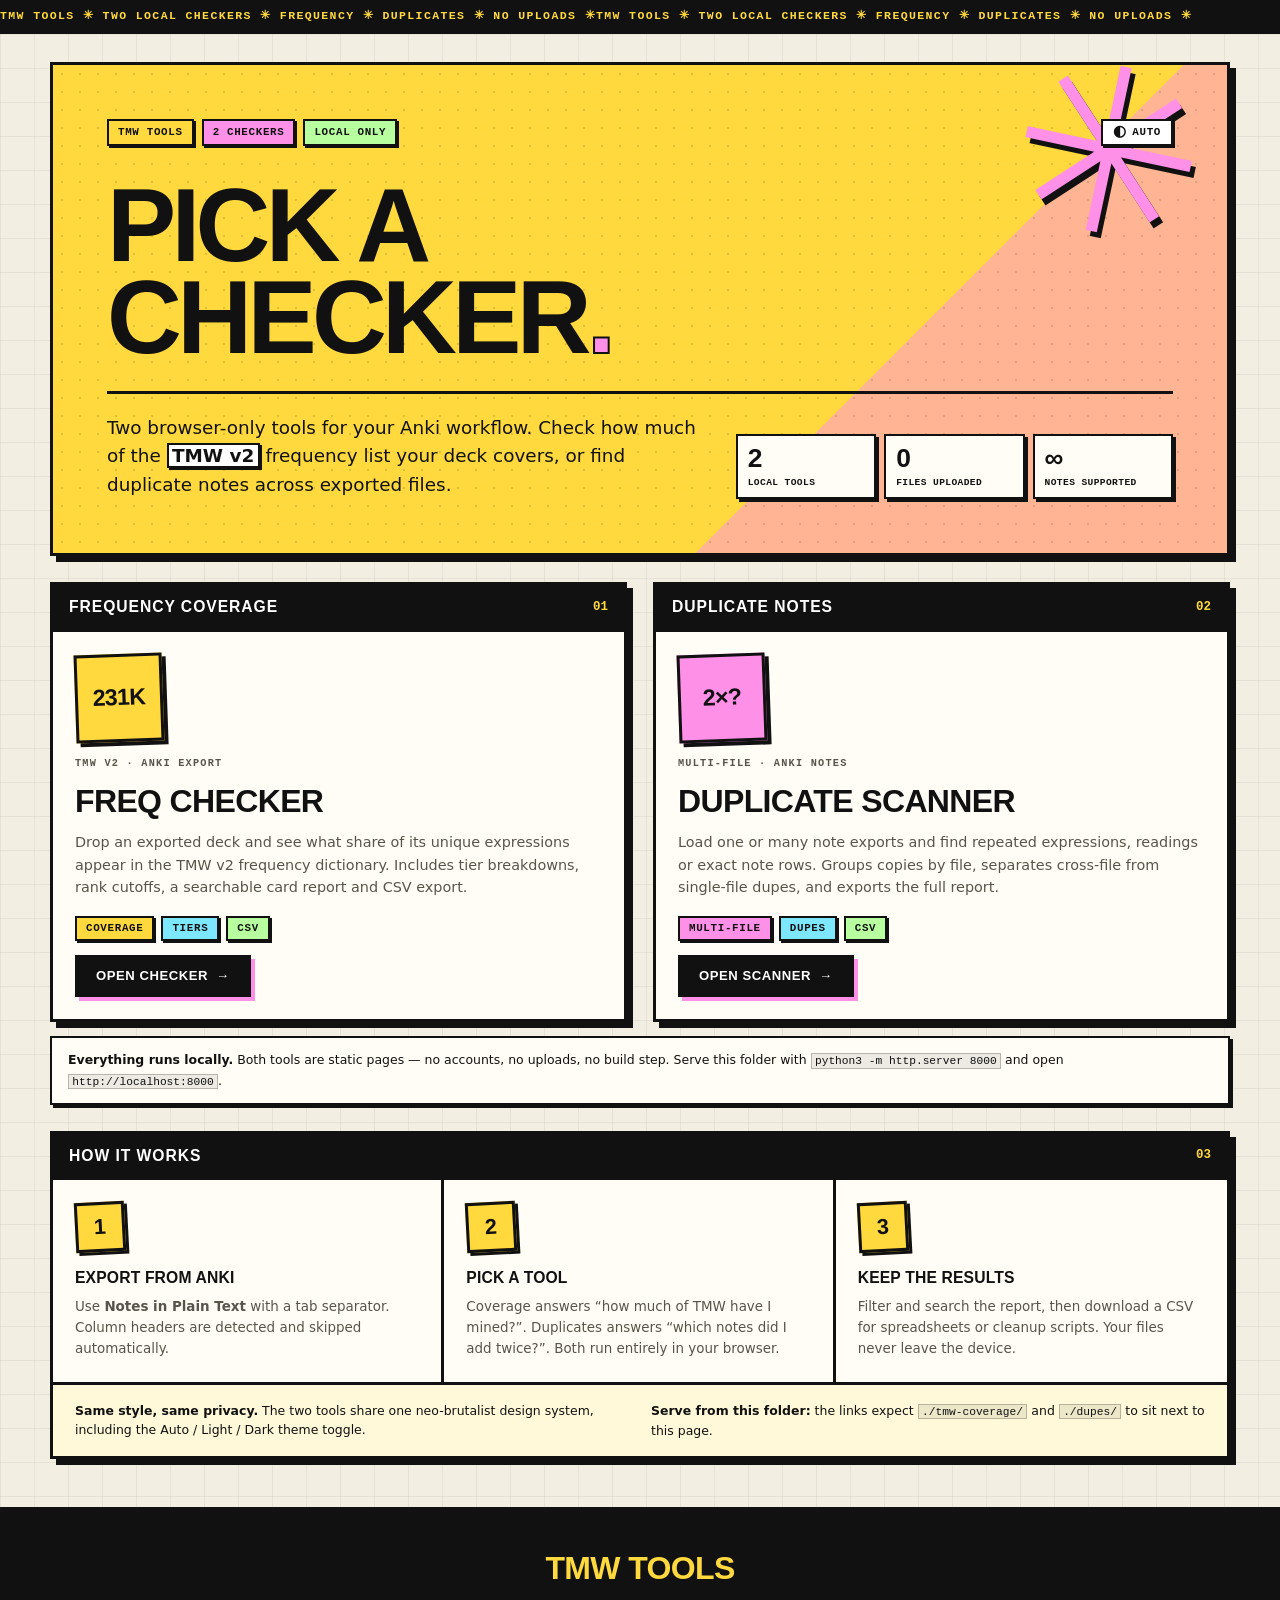
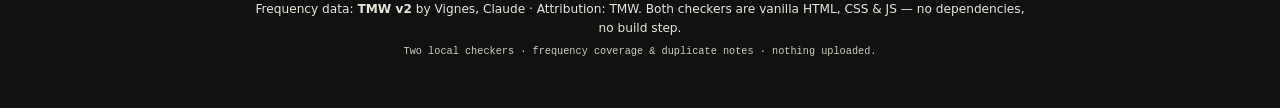
<file: index.html>
<!doctype html>
<html lang="en">
  <head>
    <meta charset="utf-8" />
    <meta name="viewport" content="width=device-width, initial-scale=1" />
    <title>TMW Tools — Frequency &amp; Duplicate Checkers</title>
    <meta
      name="description"
      content="Two local, browser-only Anki tools: check TMW v2 frequency coverage and find duplicate notes across exported decks."
    />
    <meta name="theme-color" content="#ffd93d" />
    <script>
      (function () {
        try {
          var saved = localStorage.getItem('twm-theme');
          var mode = saved === 'light' || saved === 'dark' || saved === 'auto' ? saved : 'auto';
          var systemDark = window.matchMedia('(prefers-color-scheme: dark)').matches;
          var dark = mode === 'dark' || (mode === 'auto' && systemDark);
          var root = document.documentElement;
          root.setAttribute('data-theme', dark ? 'dark' : 'light');
          root.setAttribute('data-theme-mode', mode);
        } catch (error) {
          document.documentElement.setAttribute('data-theme', 'light');
        }
      })();
    </script>
    <link
      rel="icon"
      href="data:image/svg+xml,%3Csvg xmlns='http://www.w3.org/2000/svg' viewBox='0 0 100 100'%3E%3Crect width='100' height='100' fill='%23b8ff9f'/%3E%3Crect x='8' y='8' width='84' height='84' fill='none' stroke='%23111' stroke-width='8'/%3E%3Ctext x='50' y='70' font-family='Arial Black,sans-serif' font-size='46' text-anchor='middle'%3ET%3C/text%3E%3C/svg%3E"
    />
    <link rel="stylesheet" href="./tmw-coverage/styles.css" />
    <style>
      .tools {
        display: grid;
        grid-template-columns: repeat(2, minmax(0, 1fr));
        gap: 26px;
        margin-top: 26px;
      }

      .tool {
        display: flex;
        flex-direction: column;
        overflow: hidden;
        color: inherit;
        text-decoration: none;
        transition:
          transform 120ms ease,
          box-shadow 120ms ease;
      }

      .tool:hover {
        transform: translate(-3px, -3px);
        box-shadow: 9px 9px 0 var(--line);
      }

      .tool:focus-visible {
        outline: 3px solid var(--pink);
        outline-offset: 3px;
      }

      .tools > .tool {
        margin-top: 0;
      }

      .tool__body {
        display: flex;
        flex: 1;
        flex-direction: column;
        gap: 14px;
        padding: 22px;
      }

      .tool__glyph {
        display: flex;
        align-items: center;
        justify-content: center;
        width: 88px;
        height: 88px;
        border: var(--border);
        box-shadow: var(--shadow-sm);
        color: var(--ink);
        font-family: var(--font-display);
        font-size: 1.45rem;
        font-weight: 900;
        letter-spacing: -0.03em;
        line-height: 1;
        text-align: center;
        transform: rotate(-2deg);
      }

      .tool--freq .tool__glyph {
        background: var(--yellow);
      }

      .tool--dupes .tool__glyph {
        background: var(--pink);
      }

      .tool__kicker {
        margin: 0;
        color: var(--muted);
        font-family: var(--font-mono);
        font-size: 0.64rem;
        font-weight: 700;
        letter-spacing: 0.12em;
        text-transform: uppercase;
      }

      .tool__title {
        margin: 0;
        font-family: var(--font-display);
        font-size: clamp(1.35rem, 2.6vw, 2rem);
        font-weight: 900;
        letter-spacing: -0.02em;
        line-height: 1;
        text-transform: uppercase;
      }

      .tool__desc {
        margin: 0;
        color: var(--muted);
        font-size: 0.9rem;
        line-height: 1.55;
      }

      .tool__tags {
        display: flex;
        flex-wrap: wrap;
        gap: 7px;
        margin-top: auto;
        padding-top: 4px;
      }

      .tool__cta {
        align-self: flex-start;
      }

      @media (max-width: 860px) {
        .tools {
          grid-template-columns: 1fr;
        }
      }
    </style>
  </head>
  <body>
    <a class="skip-link" href="#main">Skip to content</a>

    <div class="ticker" aria-hidden="true">
      <div class="ticker__track">
        <span>TMW TOOLS ✳ TWO LOCAL CHECKERS ✳ FREQUENCY ✳ DUPLICATES ✳ NO UPLOADS ✳</span>
        <span>TMW TOOLS ✳ TWO LOCAL CHECKERS ✳ FREQUENCY ✳ DUPLICATES ✳ NO UPLOADS ✳</span>
      </div>
    </div>

    <main class="shell" id="main">
      <header class="hero panel">
        <span class="hero__star" aria-hidden="true">✳</span>
        <div class="hero__badges">
          <span class="badge badge--yellow">TMW TOOLS</span>
          <span class="badge badge--pink">2 CHECKERS</span>
          <span class="badge badge--lime">LOCAL ONLY</span>
          <button
            class="theme-toggle"
            id="themeToggle"
            type="button"
            title="Theme: auto (follows system)"
            aria-label="Theme: auto (follows system). Activate for light theme."
          >
            <span class="theme-toggle__icon" id="themeIcon" aria-hidden="true">◐</span>
            <span id="themeLabel" aria-live="polite">AUTO</span>
          </button>
        </div>

        <h1 class="hero__title">
          PICK A<br />
          CHECKER<span class="hero__dot">.</span>
        </h1>

        <div class="hero__body">
          <p class="hero__lede">
            Two browser-only tools for your Anki workflow. Check how much of the
            <strong>TMW v2</strong> frequency list your deck covers, or find duplicate notes
            across exported files.
          </p>
          <ul class="hero__facts" aria-label="At a glance">
            <li><b>2</b><span>local tools</span></li>
            <li><b>0</b><span>files uploaded</span></li>
            <li><b>∞</b><span>notes supported</span></li>
          </ul>
        </div>
      </header>

      <div class="tools">
        <a class="tool tool--freq panel" href="./tmw-coverage/">
          <div class="panel__bar">
            <h2>Frequency coverage</h2>
            <span class="panel__index">01</span>
          </div>
          <div class="tool__body">
            <span class="tool__glyph" aria-hidden="true">231K</span>
            <p class="tool__kicker">TMW v2 · Anki export</p>
            <h2 class="tool__title">Freq Checker</h2>
            <p class="tool__desc">
              Drop an exported deck and see what share of its unique expressions appear in the
              TMW v2 frequency dictionary. Includes tier breakdowns, rank cutoffs, a searchable
              card report and CSV export.
            </p>
            <div class="tool__tags">
              <span class="badge badge--yellow">COVERAGE</span>
              <span class="badge badge--cyan">TIERS</span>
              <span class="badge badge--lime">CSV</span>
            </div>
            <span class="btn btn--black tool__cta">OPEN CHECKER <span aria-hidden="true">→</span></span>
          </div>
        </a>

        <a class="tool tool--dupes panel" href="./dupes/">
          <div class="panel__bar">
            <h2>Duplicate notes</h2>
            <span class="panel__index">02</span>
          </div>
          <div class="tool__body">
            <span class="tool__glyph" aria-hidden="true">2×?</span>
            <p class="tool__kicker">Multi-file · Anki notes</p>
            <h2 class="tool__title">Duplicate Scanner</h2>
            <p class="tool__desc">
              Load one or many note exports and find repeated expressions, readings or exact
              note rows. Groups copies by file, separates cross-file from single-file dupes, and
              exports the full report.
            </p>
            <div class="tool__tags">
              <span class="badge badge--pink">MULTI-FILE</span>
              <span class="badge badge--cyan">DUPES</span>
              <span class="badge badge--lime">CSV</span>
            </div>
            <span class="btn btn--black tool__cta">OPEN SCANNER <span aria-hidden="true">→</span></span>
          </div>
        </a>
      </div>

      <div class="export-note">
        <p>
          <strong>Everything runs locally.</strong> Both tools are static pages — no accounts,
          no uploads, no build step. Serve this folder with
          <code>python3 -m http.server 8000</code> and open
          <code>http://localhost:8000</code>.
        </p>
      </div>

      <section class="panel how-panel" aria-labelledby="how-heading">
        <div class="panel__bar">
          <h2 id="how-heading">How it works</h2>
          <span class="panel__index">03</span>
        </div>
        <div class="how-grid">
          <article class="how-step">
            <span class="how-step__num">1</span>
            <h3>Export from Anki</h3>
            <p>
              Use <strong>Notes in Plain Text</strong> with a tab separator. Column headers are
              detected and skipped automatically.
            </p>
          </article>
          <article class="how-step">
            <span class="how-step__num">2</span>
            <h3>Pick a tool</h3>
            <p>
              Coverage answers “how much of TMW have I mined?”. Duplicates answers “which notes
              did I add twice?”. Both run entirely in your browser.
            </p>
          </article>
          <article class="how-step">
            <span class="how-step__num">3</span>
            <h3>Keep the results</h3>
            <p>
              Filter and search the report, then download a CSV for spreadsheets or cleanup
              scripts. Your files never leave the device.
            </p>
          </article>
        </div>
        <div class="how-note">
          <p>
            <strong>Same style, same privacy.</strong> The two tools share one neo-brutalist
            design system, including the Auto / Light / Dark theme toggle.
          </p>
          <p>
            <strong>Serve from this folder:</strong> the links expect
            <code>./tmw-coverage/</code> and <code>./dupes/</code> to sit next to this page.
          </p>
        </div>
      </section>
    </main>

    <footer class="footer">
      <p class="footer__title">TMW TOOLS</p>
      <p class="footer__meta">
        Frequency data: <strong>TMW v2</strong> by Vignes, Claude · Attribution: TMW.
        Both checkers are vanilla HTML, CSS &amp; JS — no dependencies, no build step.
      </p>
      <p class="footer__meta footer__meta--small">
        Two local checkers · frequency coverage &amp; duplicate notes · nothing uploaded.
      </p>
    </footer>

    <script>
      (function () {
        var THEME_KEY = 'twm-theme';
        var MODES = ['auto', 'light', 'dark'];
        var META = {
          auto: { label: 'AUTO', icon: '◐', title: 'Theme: auto (follows system)', next: 'light' },
          light: { label: 'LIGHT', icon: '☀', title: 'Theme: light', next: 'dark' },
          dark: { label: 'DARK', icon: '☾', title: 'Theme: dark', next: 'auto' },
        };
        var system = window.matchMedia('(prefers-color-scheme: dark)');
        var root = document.documentElement;
        var button = document.getElementById('themeToggle');
        var icon = document.getElementById('themeIcon');
        var label = document.getElementById('themeLabel');
        var current = 'auto';

        function readMode() {
          try {
            var saved = localStorage.getItem(THEME_KEY);
            if (MODES.indexOf(saved) >= 0) return saved;
          } catch (error) {
            /* storage may be blocked */
          }
          return 'auto';
        }

        function resolved(mode) {
          if (mode === 'light' || mode === 'dark') return mode;
          return system.matches ? 'dark' : 'light';
        }

        function apply(mode) {
          var themeMode = MODES.indexOf(mode) >= 0 ? mode : 'auto';
          var meta = META[themeMode];
          var active = resolved(themeMode);
          root.setAttribute('data-theme', active);
          root.setAttribute('data-theme-mode', themeMode);
          icon.textContent = meta.icon;
          label.textContent = meta.label;
          button.title = meta.title;
          button.setAttribute(
            'aria-label',
            meta.title + '. Activate for ' + META[meta.next].label.toLowerCase() + ' theme.',
          );
          var themeColor = document.querySelector('meta[name="theme-color"]');
          if (themeColor) themeColor.setAttribute('content', active === 'dark' ? '#17171a' : '#ffd93d');
          return themeMode;
        }

        function setTheme(mode) {
          current = apply(mode);
          try {
            localStorage.setItem(THEME_KEY, current);
          } catch (error) {
            /* storage may be blocked */
          }
        }

        current = apply(readMode());

        button.addEventListener('click', function () {
          setTheme(META[current].next);
        });

        function onSystemChange() {
          if (current === 'auto') apply('auto');
        }

        if (typeof system.addEventListener === 'function') {
          system.addEventListener('change', onSystemChange);
        } else if (typeof system.addListener === 'function') {
          system.addListener(onSystemChange);
        }
      })();
    </script>
  </body>
</html>
</file>
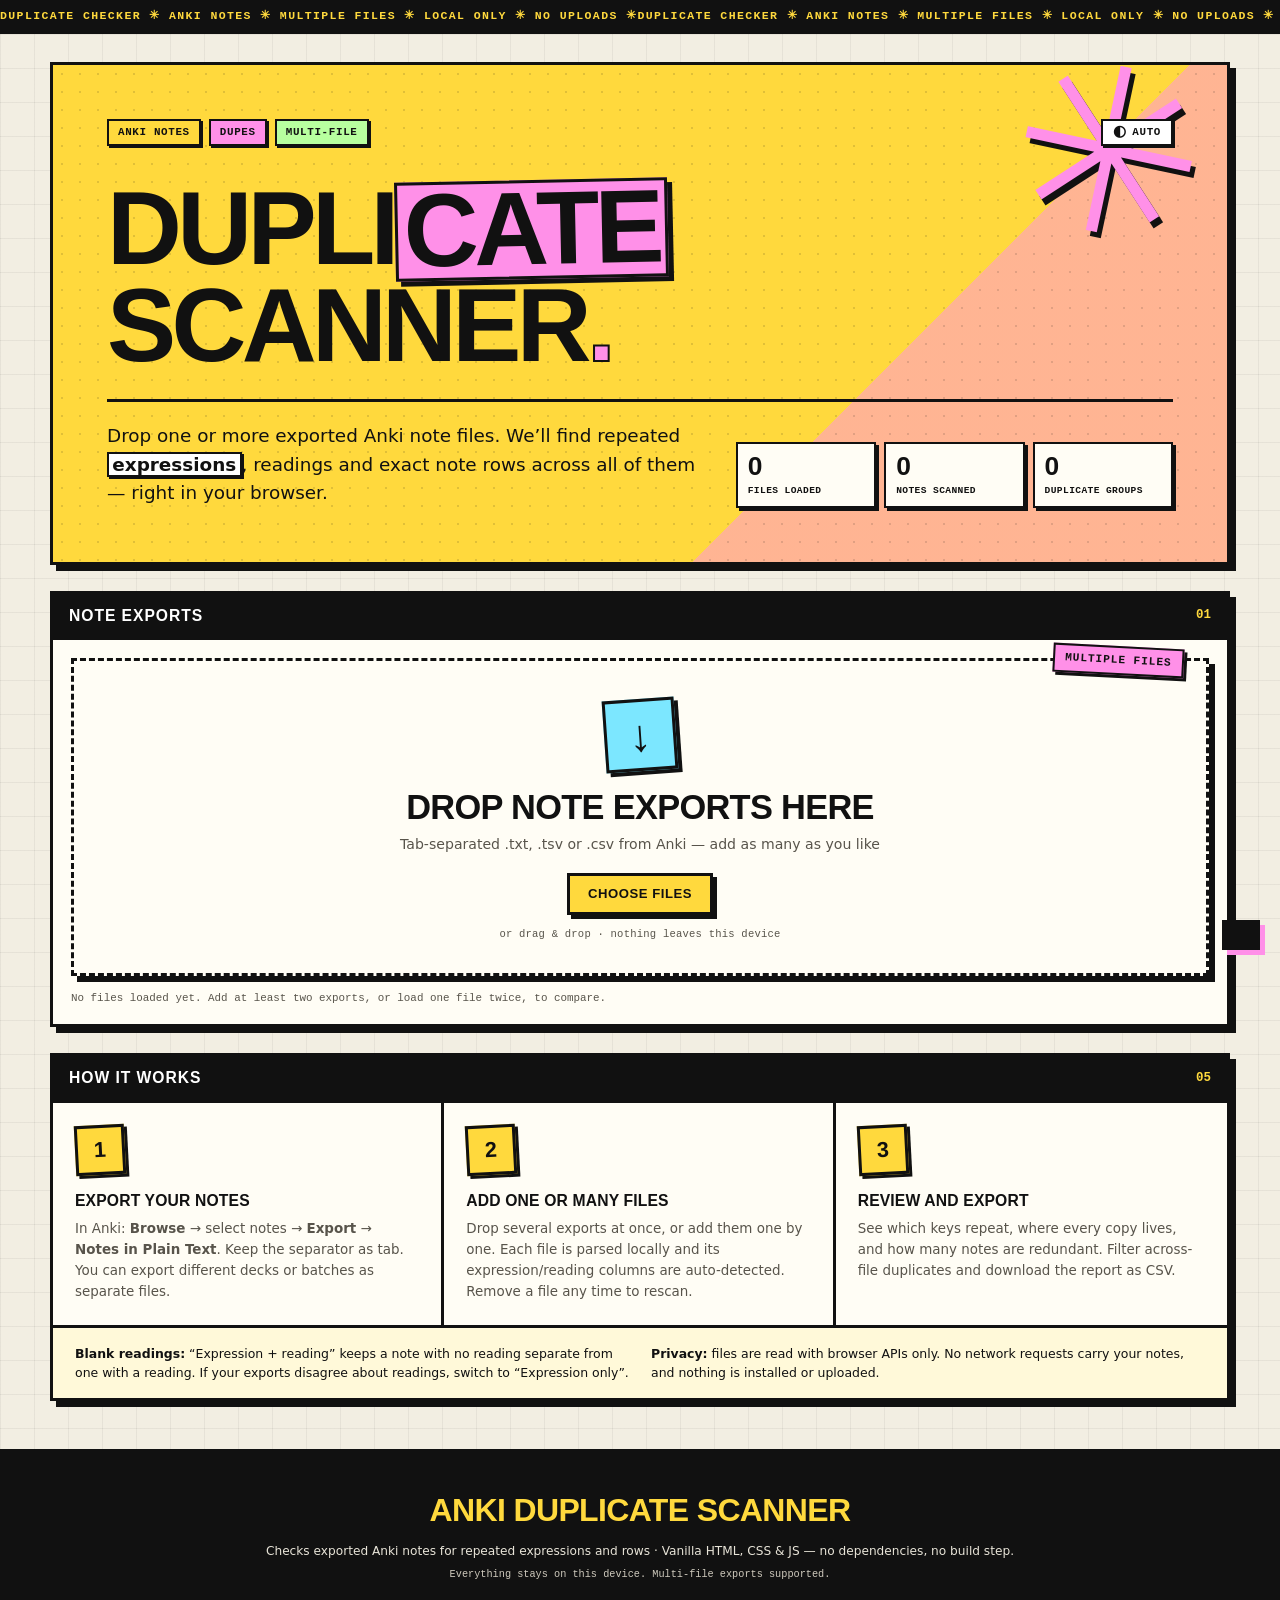
<file: dupes/index.html>
<!doctype html>
<html lang="en">
  <head>
    <meta charset="utf-8" />
    <meta name="viewport" content="width=device-width, initial-scale=1" />
    <title>Anki Duplicate Checker — Notes &amp; Deck Dupes</title>
    <meta
      name="description"
      content="Drop one or more exported Anki note files and find duplicate expressions, readings or exact note rows. Everything runs locally in your browser."
    />
    <meta name="theme-color" content="#ffd93d" />
    <script>
      (function () {
        try {
          var saved = localStorage.getItem('twm-theme');
          var mode = saved === 'light' || saved === 'dark' || saved === 'auto' ? saved : 'auto';
          var systemDark = window.matchMedia('(prefers-color-scheme: dark)').matches;
          var dark = mode === 'dark' || (mode === 'auto' && systemDark);
          var root = document.documentElement;
          root.setAttribute('data-theme', dark ? 'dark' : 'light');
          root.setAttribute('data-theme-mode', mode);
        } catch (error) {
          document.documentElement.setAttribute('data-theme', 'light');
        }
      })();
    </script>
    <link
      rel="icon"
      href="data:image/svg+xml,%3Csvg xmlns='http://www.w3.org/2000/svg' viewBox='0 0 100 100'%3E%3Crect width='100' height='100' fill='%23ff90e8'/%3E%3Crect x='8' y='8' width='84' height='84' fill='none' stroke='%23111' stroke-width='8'/%3E%3Ctext x='50' y='70' font-family='Arial Black,sans-serif' font-size='46' text-anchor='middle'%3ED%3C/text%3E%3C/svg%3E"
    />
    <link rel="stylesheet" href="./styles.css" />
  </head>
  <body>
    <a class="skip-link" href="#main">Skip to content</a>

    <div class="ticker" aria-hidden="true">
      <div class="ticker__track">
        <span>DUPLICATE CHECKER ✳ ANKI NOTES ✳ MULTIPLE FILES ✳ LOCAL ONLY ✳ NO UPLOADS ✳</span>
        <span>DUPLICATE CHECKER ✳ ANKI NOTES ✳ MULTIPLE FILES ✳ LOCAL ONLY ✳ NO UPLOADS ✳</span>
      </div>
    </div>

    <main class="shell" id="main">
      <header class="hero panel">
        <span class="hero__star" aria-hidden="true">✳</span>
        <div class="hero__badges">
          <span class="badge badge--yellow">ANKI NOTES</span>
          <span class="badge badge--pink">DUPES</span>
          <span class="badge badge--lime">MULTI-FILE</span>
          <button
            class="theme-toggle"
            id="themeToggle"
            type="button"
            title="Theme: auto (follows system)"
            aria-label="Theme: auto (follows system). Activate for light theme."
          >
            <span class="theme-toggle__icon" id="themeIcon" aria-hidden="true">◐</span>
            <span id="themeLabel" aria-live="polite">AUTO</span>
          </button>
        </div>

        <h1 class="hero__title">
          DUPLI<span class="hero__highlight">CATE</span><br />
          SCANNER<span class="hero__dot">.</span>
        </h1>

        <div class="hero__body">
          <p class="hero__lede">
            Drop one or more exported Anki note files. We’ll find repeated
            <strong>expressions</strong>, readings and exact note rows across all of them —
            right in your browser.
          </p>
          <ul class="hero__facts" aria-label="At a glance">
            <li><b id="heroFiles">0</b><span>files loaded</span></li>
            <li><b id="heroNotes">0</b><span>notes scanned</span></li>
            <li><b id="heroGroups">0</b><span>duplicate groups</span></li>
          </ul>
        </div>
      </header>

      <section class="panel upload-panel" aria-labelledby="upload-heading">
        <div class="panel__bar">
          <h2 id="upload-heading">Note exports</h2>
          <span class="panel__index">01</span>
        </div>

        <div class="upload-body">
          <div
            class="dropzone"
            id="dropzone"
            role="button"
            tabindex="0"
            aria-label="Choose or drop one or more Anki text exports"
          >
            <span class="dropzone__sticker">MULTIPLE FILES</span>
            <span class="dropzone__arrow" aria-hidden="true">↓</span>
            <p class="dropzone__title">DROP NOTE EXPORTS HERE</p>
            <p class="dropzone__hint">
              Tab-separated .txt, .tsv or .csv from Anki — add as many as you like
            </p>
            <span class="btn btn--yellow">CHOOSE FILES</span>
            <p class="dropzone__micro">or drag &amp; drop · nothing leaves this device</p>
            <input
              type="file"
              id="fileInput"
              accept=".txt,.tsv,.csv,text/plain,text/tab-separated-values,text/csv"
              multiple
              hidden
            />
          </div>

          <div class="file-list" id="fileList" hidden></div>
          <p class="settings__note" id="fileEmpty">
            No files loaded yet. Add at least two exports, or load one file twice, to compare.
          </p>

          <div class="settings" id="settings" hidden>
            <div class="settings__group settings__group--single">
              <label class="field" for="matchMode">
                <span class="field__label">Match notes by</span>
                <select id="matchMode">
                  <option value="term-reading" selected>Expression + reading</option>
                  <option value="term">Expression only</option>
                  <option value="note">Exact note row</option>
                </select>
              </label>
            </div>

            <div class="settings__footer">
              <p class="settings__note" id="parseNote">
                Columns are detected per file. Duplicate keys are NFKC-normalized,
                case-insensitive and ignore a trailing <code>[reading]</code> annotation.
              </p>
              <button class="btn btn--black" id="clearBtn" type="button" disabled>
                CLEAR ALL FILES
              </button>
            </div>
          </div>
        </div>
      </section>

      <section class="results" id="resultsSection" aria-labelledby="results-heading" hidden>
        <div class="section-heading">
          <h2 id="results-heading">THE DUPLICATES</h2>
          <p id="resultsSubtitle"></p>
        </div>

        <div class="scoreboard panel">
          <div class="score-hero">
            <p class="score-hero__label">REDUNDANT NOTES</p>
            <p class="score-hero__value" id="heroRedundant">0</p>
            <p class="score-hero__detail" id="heroDetail"></p>
            <div
              class="progress progress--hero"
              id="heroProgressWrap"
              role="progressbar"
              aria-label="Share of notes involved in duplicates"
              aria-valuemin="0"
              aria-valuemax="100"
              aria-valuenow="0"
            >
              <div class="progress__fill" id="heroProgress"></div>
            </div>
          </div>
          <div class="score-side">
            <div class="mini-stat mini-stat--yellow">
              <span id="statFiles">0</span><small>files loaded</small>
            </div>
            <div class="mini-stat mini-stat--cyan">
              <span id="statNotes">0</span><small>notes scanned</small>
            </div>
            <div class="mini-stat mini-stat--lime">
              <span id="statUnique">0</span><small>unique keys</small>
            </div>
            <div class="mini-stat mini-stat--pink">
              <span id="statAcross">0</span><small>cross-file groups</small>
            </div>
          </div>
        </div>

        <div class="analytics">
          <section class="panel tier-panel" aria-labelledby="top-heading">
            <div class="panel__bar">
              <h3 id="top-heading">Top repeats</h3>
              <span class="panel__index">02</span>
            </div>
            <p class="panel__note">The groups with the most copies, across every loaded file.</p>
            <div class="tier-list dup-bars" id="topList"></div>
          </section>

          <section class="panel cutoff-panel" aria-labelledby="multiplicity-heading">
            <div class="panel__bar">
              <h3 id="multiplicity-heading">Copy counts</h3>
              <span class="panel__index">03</span>
            </div>
            <p class="panel__note">How many duplicate groups have exactly 2, 3, 4 or 5+ notes.</p>
            <div class="cutoff-grid" id="multiplicityGrid"></div>
          </section>
        </div>

        <section class="panel table-panel" aria-labelledby="table-heading">
          <div class="panel__bar">
            <h3 id="table-heading">Duplicate groups</h3>
            <span class="panel__index">04</span>
          </div>

          <div class="table-toolbar">
            <div class="tabs" role="tablist" aria-label="Filter duplicate groups">
              <button class="tab is-active" data-tab="all" role="tab" aria-selected="true">
                ALL <span id="tabAllCount">0</span>
              </button>
              <button class="tab" data-tab="across" role="tab" aria-selected="false">
                ACROSS FILES <span id="tabAcrossCount">0</span>
              </button>
              <button class="tab" data-tab="within" role="tab" aria-selected="false">
                SINGLE FILE <span id="tabWithinCount">0</span>
              </button>
            </div>

            <div class="table-tools">
              <label class="search" for="searchInput">
                <span aria-hidden="true">⌕</span>
                <input
                  id="searchInput"
                  type="search"
                  placeholder="Search term, reading or file…"
                  autocomplete="off"
                />
              </label>
              <label class="sr-only" for="sortSelect">Sort duplicate groups</label>
              <select id="sortSelect" class="select select--compact">
                <option value="count-desc" selected>Most copies</option>
                <option value="files-desc">Most files</option>
                <option value="term">A → Z</option>
                <option value="file-order">File order</option>
              </select>
              <button class="btn btn--small btn--cyan" id="exportBtn" type="button">
                EXPORT CSV
              </button>
            </div>
          </div>

          <div class="dup-groups" id="groupList"></div>

          <p class="empty-results" id="emptyResults" hidden>No duplicate groups match this filter.</p>

          <div class="pagination" id="pagination">
            <button class="btn btn--small btn--white" id="prevBtn" type="button">
              ← PREV
            </button>
            <span id="pageInfo">PAGE 1 / 1</span>
            <button class="btn btn--small btn--white" id="nextBtn" type="button">
              NEXT →
            </button>
            <span class="pagination__rows" id="rowInfo"></span>
          </div>
        </section>

        <div class="export-note">
          <p>
            <strong>What counts as a duplicate?</strong>
            Two or more notes that share the selected key. “Expression + reading” keeps
            different readings apart; “Expression only” groups them; “Exact note row”
            only matches rows where every field is identical.
          </p>
        </div>
      </section>

      <section class="panel how-panel" aria-labelledby="how-heading">
        <div class="panel__bar">
          <h2 id="how-heading">How it works</h2>
          <span class="panel__index">05</span>
        </div>
        <div class="how-grid">
          <article class="how-step">
            <span class="how-step__num">1</span>
            <h3>Export your notes</h3>
            <p>
              In Anki: <strong>Browse</strong> → select notes → <strong>Export</strong> →
              <strong>Notes in Plain Text</strong>. Keep the separator as tab. You can export
              different decks or batches as separate files.
            </p>
          </article>
          <article class="how-step">
            <span class="how-step__num">2</span>
            <h3>Add one or many files</h3>
            <p>
              Drop several exports at once, or add them one by one. Each file is parsed
              locally and its expression/reading columns are auto-detected. Remove a file
              any time to rescan.
            </p>
          </article>
          <article class="how-step">
            <span class="how-step__num">3</span>
            <h3>Review and export</h3>
            <p>
              See which keys repeat, where every copy lives, and how many notes are
              redundant. Filter across-file duplicates and download the report as CSV.
            </p>
          </article>
        </div>
        <div class="how-note">
          <p>
            <strong>Blank readings:</strong> “Expression + reading” keeps a note with no
            reading separate from one with a reading. If your exports disagree about readings,
            switch to “Expression only”.
          </p>
          <p>
            <strong>Privacy:</strong> files are read with browser APIs only. No network
            requests carry your notes, and nothing is installed or uploaded.
          </p>
        </div>
      </section>
    </main>

    <footer class="footer">
      <p class="footer__title">ANKI DUPLICATE SCANNER</p>
      <p class="footer__meta">
        Checks exported Anki notes for repeated expressions and rows · Vanilla HTML, CSS
        &amp; JS — no dependencies, no build step.
      </p>
      <p class="footer__meta footer__meta--small">
        Everything stays on this device. Multi-file exports supported.
      </p>
    </footer>

    <div class="toast" id="toast" role="status" aria-live="polite"></div>

    <script type="module" src="./app.js"></script>
  </body>
</html>
</file>
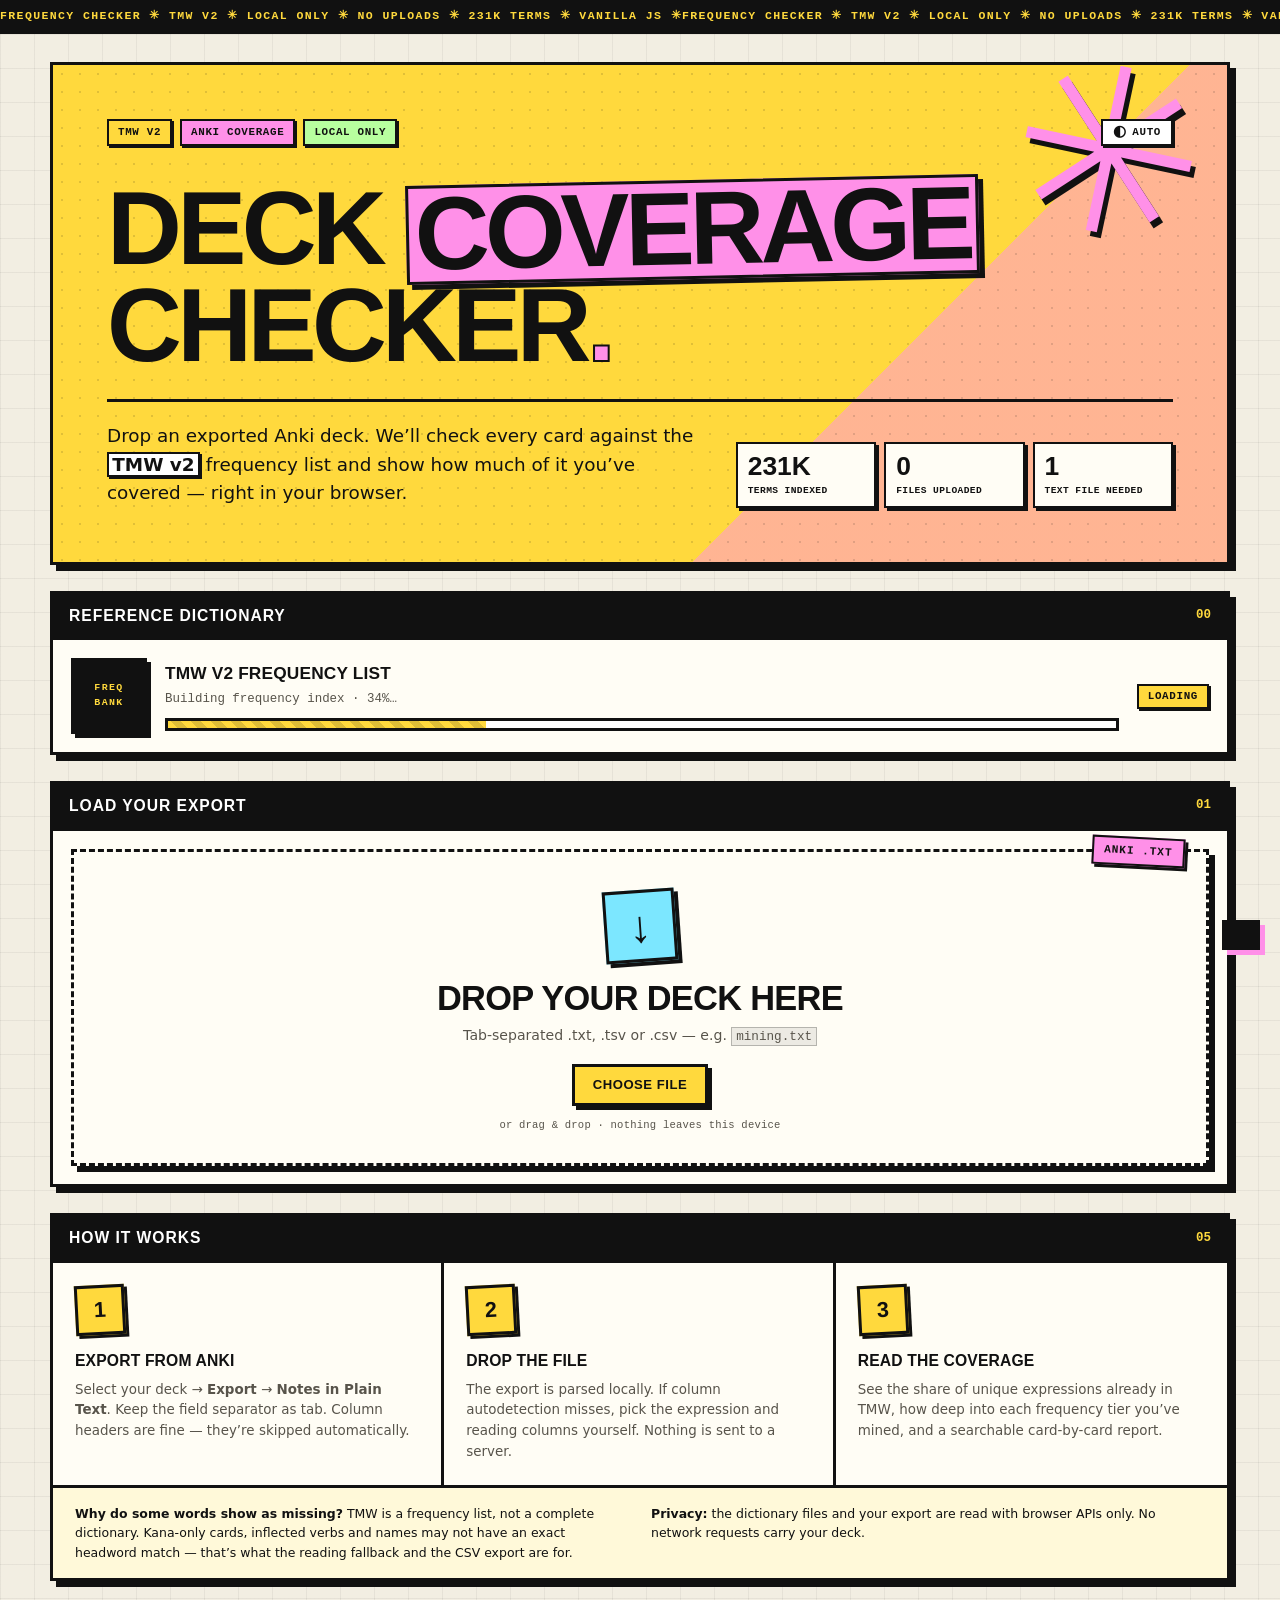
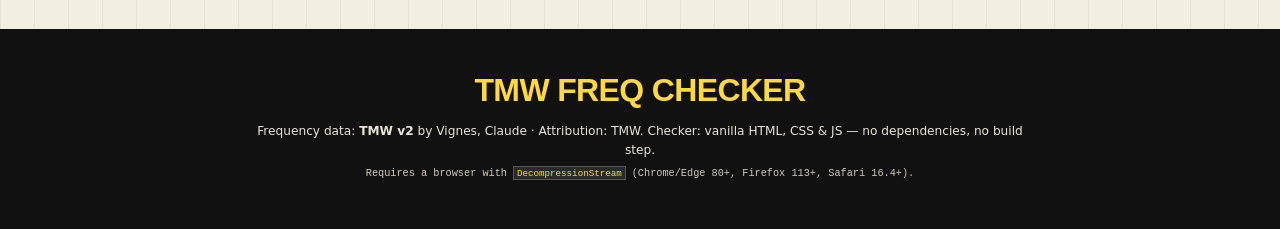
<file: tmw-coverage/index.html>
<!doctype html>
<html lang="en">
  <head>
    <meta charset="utf-8" />
    <meta name="viewport" content="width=device-width, initial-scale=1" />
    <title>TMW Freq Checker — Anki Deck Coverage</title>
    <meta
      name="description"
      content="Drop an exported Anki deck and see how many of its words appear in the TMW v2 Japanese frequency dictionary. Everything runs locally in your browser."
    />
    <meta name="theme-color" content="#ffd93d" />
    <script>
      (function () {
        try {
          var saved = localStorage.getItem('twm-theme');
          var mode = saved === 'light' || saved === 'dark' || saved === 'auto' ? saved : 'auto';
          var systemDark = window.matchMedia('(prefers-color-scheme: dark)').matches;
          var dark = mode === 'dark' || (mode === 'auto' && systemDark);
          var root = document.documentElement;
          root.setAttribute('data-theme', dark ? 'dark' : 'light');
          root.setAttribute('data-theme-mode', mode);
        } catch (error) {
          document.documentElement.setAttribute('data-theme', 'light');
        }
      })();
    </script>
    <link
      rel="icon"
      href="data:image/svg+xml,%3Csvg xmlns='http://www.w3.org/2000/svg' viewBox='0 0 100 100'%3E%3Crect width='100' height='100' fill='%23ffd93d'/%3E%3Crect x='8' y='8' width='84' height='84' fill='none' stroke='%23111' stroke-width='8'/%3E%3Ctext x='50' y='70' font-family='Arial Black,sans-serif' font-size='46' text-anchor='middle'%3ET%3C/text%3E%3C/svg%3E"
    />
    <link rel="stylesheet" href="./styles.css" />
  </head>
  <body>
    <a class="skip-link" href="#main">Skip to content</a>

    <div class="ticker" aria-hidden="true">
      <div class="ticker__track">
        <span>FREQUENCY CHECKER ✳ TMW V2 ✳ LOCAL ONLY ✳ NO UPLOADS ✳ 231K TERMS ✳ VANILLA JS ✳</span>
        <span>FREQUENCY CHECKER ✳ TMW V2 ✳ LOCAL ONLY ✳ NO UPLOADS ✳ 231K TERMS ✳ VANILLA JS ✳</span>
      </div>
    </div>

    <main class="shell" id="main">
      <header class="hero panel">
        <span class="hero__star" aria-hidden="true">✳</span>
        <div class="hero__badges">
          <span class="badge badge--yellow">TMW V2</span>
          <span class="badge badge--pink">ANKI COVERAGE</span>
          <span class="badge badge--lime">LOCAL ONLY</span>
          <button
            class="theme-toggle"
            id="themeToggle"
            type="button"
            title="Theme: auto (follows system)"
            aria-label="Theme: auto (follows system). Activate to switch to light."
          >
            <span class="theme-toggle__icon" id="themeIcon" aria-hidden="true">◐</span>
            <span id="themeLabel" aria-live="polite">AUTO</span>
          </button>
        </div>

        <h1 class="hero__title">
          DECK <span class="hero__highlight">COVERAGE</span><br />
          CHECKER<span class="hero__dot">.</span>
        </h1>

        <div class="hero__body">
          <p class="hero__lede">
            Drop an exported Anki deck. We’ll check every card against the
            <strong>TMW v2</strong> frequency list and show how much of it you’ve
            covered — right in your browser.
          </p>
          <ul class="hero__facts" aria-label="At a glance">
            <li><b>231K</b><span>terms indexed</span></li>
            <li><b>0</b><span>files uploaded</span></li>
            <li><b>1</b><span>text file needed</span></li>
          </ul>
        </div>
      </header>

      <section class="panel dict-panel" aria-labelledby="dict-heading">
        <div class="panel__bar">
          <h2 id="dict-heading">Reference dictionary</h2>
          <span class="panel__index">00</span>
        </div>

        <div class="dict-card" id="dictCard" data-state="loading">
          <div class="dict-card__glyph" aria-hidden="true">
            <span>FREQ</span>
            <span>BANK</span>
          </div>
          <div class="dict-card__body">
            <p class="dict-card__title" id="dictTitle">TMW v2 frequency list</p>
            <p class="dict-card__meta" id="dictMeta">Loading TMW v2 frequency index…</p>
            <div
              class="progress progress--thin"
              id="dictProgressWrap"
              role="progressbar"
              aria-label="Dictionary loading progress"
              aria-valuemin="0"
              aria-valuemax="100"
              aria-valuenow="0"
            >
              <div class="progress__fill" id="dictProgress"></div>
            </div>
            <div class="dict-card__error" id="dictError" hidden>
              <p id="dictErrorText"></p>
              <label class="btn btn--small btn--white" for="zipInput">
                LOAD ZIP MANUALLY
              </label>
            </div>
          </div>
          <span class="badge badge--status" id="dictBadge">LOADING</span>
        </div>
        <input type="file" id="zipInput" accept=".zip,application/zip" hidden />
      </section>

      <section class="panel upload-panel" aria-labelledby="upload-heading">
        <div class="panel__bar">
          <h2 id="upload-heading">Load your export</h2>
          <span class="panel__index">01</span>
        </div>

        <div class="upload-body">
          <div
            class="dropzone"
            id="dropzone"
            role="button"
            tabindex="0"
            aria-label="Choose or drop an Anki text export"
          >
            <span class="dropzone__sticker">ANKI .TXT</span>
            <span class="dropzone__arrow" aria-hidden="true">↓</span>
            <p class="dropzone__title">DROP YOUR DECK HERE</p>
            <p class="dropzone__hint">
              Tab-separated .txt, .tsv or .csv — e.g. <code>mining.txt</code>
            </p>
            <span class="btn btn--yellow">CHOOSE FILE</span>
            <p class="dropzone__micro">or drag &amp; drop · nothing leaves this device</p>
            <input
              type="file"
              id="fileInput"
              accept=".txt,.tsv,.csv,text/plain,text/tab-separated-values,text/csv"
              hidden
            />
          </div>

          <div class="file-card" id="fileCard" hidden>
            <div class="file-card__main">
              <span class="file-card__tag">LOADED</span>
              <p class="file-card__name" id="fileName">mining.txt</p>
              <p class="file-card__meta" id="fileMeta"></p>
            </div>
            <button class="btn btn--small btn--white" id="changeFileBtn" type="button">
              CHANGE FILE
            </button>
          </div>

          <div class="settings" id="settings" hidden>
            <div class="settings__group">
              <label class="field" for="termColSelect">
                <span class="field__label">Term column</span>
                <select id="termColSelect"></select>
              </label>
              <label class="field" for="readingColSelect">
                <span class="field__label">Reading column <em>(optional)</em></span>
                <select id="readingColSelect"></select>
              </label>
              <label class="field" for="delimiterSelect">
                <span class="field__label">Delimiter</span>
                <select id="delimiterSelect">
                  <option value="auto" selected>Auto-detect</option>
                  <option value="tab">Tab</option>
                  <option value="comma">Comma</option>
                  <option value="semicolon">Semicolon</option>
                  <option value="pipe">Pipe</option>
                </select>
              </label>
            </div>

            <div class="settings__footer">
              <label class="switch" for="matchReading">
                <input type="checkbox" id="matchReading" />
                <span class="switch__box" aria-hidden="true"></span>
                <span>
                  Also match by reading
                  <small>(kana → kanji fallback)</small>
                </span>
              </label>
              <button class="btn btn--black" id="recheckBtn" type="button" disabled>
                RECHECK <span aria-hidden="true">↻</span>
              </button>
            </div>
            <p class="settings__note" id="parseNote"></p>
          </div>
        </div>
      </section>

      <section class="results" id="resultsSection" aria-labelledby="results-heading" hidden>
        <div class="section-heading">
          <h2 id="results-heading">THE NUMBERS</h2>
          <p id="resultsSubtitle"></p>
        </div>

        <div class="scoreboard panel">
          <div class="score-hero">
            <p class="score-hero__label">UNIQUE EXPRESSION COVERAGE</p>
            <p class="score-hero__value" id="heroPct">0%</p>
            <p class="score-hero__detail" id="heroDetail"></p>
            <div
              class="progress progress--hero"
              id="heroProgressWrap"
              role="progressbar"
              aria-label="Unique expression coverage"
              aria-valuemin="0"
              aria-valuemax="100"
              aria-valuenow="0"
            >
              <div class="progress__fill" id="heroProgress"></div>
            </div>
          </div>
          <div class="score-side">
            <div class="mini-stat mini-stat--yellow">
              <span id="statCards">0</span><small>cards in file</small>
            </div>
            <div class="mini-stat mini-stat--cyan">
              <span id="statUnique">0</span><small>unique expressions</small>
            </div>
            <div class="mini-stat mini-stat--lime">
              <span id="statCovered">0</span><small>found in TMW</small>
            </div>
            <div class="mini-stat mini-stat--pink">
              <span id="statMissing">0</span><small>not found</small>
            </div>
          </div>
        </div>

        <div class="analytics">
          <section class="panel cutoff-panel" aria-labelledby="cutoff-heading">
            <div class="panel__bar">
              <h3 id="cutoff-heading">Frequency cutoffs</h3>
              <span class="panel__index">02</span>
            </div>
            <p class="panel__note">Cumulative unique expressions at or inside each TMW rank.</p>
            <div class="cutoff-grid" id="cutoffGrid"></div>
          </section>

          <section class="panel tier-panel" aria-labelledby="tier-heading">
            <div class="panel__bar">
              <h3 id="tier-heading">Tier breakdown</h3>
              <span class="panel__index">03</span>
            </div>
            <p class="panel__note">Your covered words by TMW frequency tier — multi-rank words count in each. Immortal and Mythic share rank 99,999, so TMW’s own labels split them.</p>
            <div class="tier-list" id="tierList"></div>
          </section>
        </div>

        <section class="panel table-panel" aria-labelledby="table-heading">
          <div class="panel__bar">
            <h3 id="table-heading">Card by card</h3>
            <span class="panel__index">04</span>
          </div>

          <div class="table-toolbar">
            <div class="tabs" role="tablist" aria-label="Filter cards">
              <button class="tab is-active" data-tab="all" role="tab" aria-selected="true">
                ALL <span id="tabAllCount">0</span>
              </button>
              <button class="tab" data-tab="covered" role="tab" aria-selected="false">
                COVERED <span id="tabCoveredCount">0</span>
              </button>
              <button class="tab" data-tab="missing" role="tab" aria-selected="false">
                MISSING <span id="tabMissingCount">0</span>
              </button>
            </div>

            <div class="table-tools">
              <label class="search" for="searchInput">
                <span aria-hidden="true">⌕</span>
                <input
                  id="searchInput"
                  type="search"
                  placeholder="Search term or reading…"
                  autocomplete="off"
                />
              </label>
              <label class="sr-only" for="tierFilter">Filter by tier</label>
              <select id="tierFilter" class="select select--compact">
                <option value="all">All tiers</option>
              </select>
              <label class="sr-only" for="sortSelect">Sort cards</label>
              <select id="sortSelect" class="select select--compact">
                <option value="file">File order</option>
                <option value="rank-asc">Rank ↑</option>
                <option value="rank-desc">Rank ↓</option>
                <option value="term">A → Z</option>
              </select>
              <button class="btn btn--small btn--cyan" id="exportBtn" type="button">
                EXPORT CSV
              </button>
            </div>
          </div>

          <div class="table-wrap">
            <table class="card-table">
              <thead>
                <tr>
                  <th class="col-num">#</th>
                  <th>Expression</th>
                  <th>Reading</th>
                  <th>Status</th>
                  <th class="col-rank">Rank</th>
                  <th>Tier</th>
                  <th class="col-match">Match</th>
                </tr>
              </thead>
              <tbody id="tableBody"></tbody>
            </table>
          </div>

          <p class="empty-results" id="emptyResults" hidden>No cards match this filter.</p>

          <div class="pagination" id="pagination">
            <button class="btn btn--small btn--white" id="prevBtn" type="button">
              ← PREV
            </button>
            <span id="pageInfo">PAGE 1 / 1</span>
            <button class="btn btn--small btn--white" id="nextBtn" type="button">
              NEXT →
            </button>
            <span class="pagination__rows" id="rowInfo"></span>
          </div>
        </section>

        <div class="export-note">
          <p>
            <strong>How matching works:</strong> the expression column is compared to TMW
            headwords. Enable reading matching to fall back to kana when the exact expression is
            absent — it is off by default to avoid homophone false positives.
          </p>
        </div>
      </section>

      <section class="panel how-panel" aria-labelledby="how-heading">
        <div class="panel__bar">
          <h2 id="how-heading">How it works</h2>
          <span class="panel__index">05</span>
        </div>
        <div class="how-grid">
          <article class="how-step">
            <span class="how-step__num">1</span>
            <h3>Export from Anki</h3>
            <p>
              Select your deck → <strong>Export</strong> → <strong>Notes in Plain Text</strong>.
              Keep the field separator as tab. Column headers are fine — they’re skipped
              automatically.
            </p>
          </article>
          <article class="how-step">
            <span class="how-step__num">2</span>
            <h3>Drop the file</h3>
            <p>
              The export is parsed locally. If column autodetection misses, pick the expression
              and reading columns yourself. Nothing is sent to a server.
            </p>
          </article>
          <article class="how-step">
            <span class="how-step__num">3</span>
            <h3>Read the coverage</h3>
            <p>
              See the share of unique expressions already in TMW, how deep into each frequency
              tier you’ve mined, and a searchable card-by-card report.
            </p>
          </article>
        </div>
        <div class="how-note">
          <p>
            <strong>Why do some words show as missing?</strong> TMW is a frequency list, not a
            complete dictionary. Kana-only cards, inflected verbs and names may not have an exact
            headword match — that’s what the reading fallback and the CSV export are for.
          </p>
          <p>
            <strong>Privacy:</strong> the dictionary files and your export are read with browser
            APIs only. No network requests carry your deck.
          </p>
        </div>
      </section>
    </main>

    <footer class="footer">
      <p class="footer__title">TMW FREQ CHECKER</p>
      <p class="footer__meta">
        Frequency data: <strong>TMW v2</strong> by Vignes, Claude · Attribution: TMW.
        Checker: vanilla HTML, CSS &amp; JS — no dependencies, no build step.
      </p>
      <p class="footer__meta footer__meta--small">
        Requires a browser with <code>DecompressionStream</code> (Chrome/Edge 80+, Firefox 113+,
        Safari 16.4+).
      </p>
    </footer>

    <div class="toast" id="toast" role="status" aria-live="polite"></div>

    <script type="module" src="./app.js"></script>
  </body>
</html>
</file>
<file: tmw-coverage/styles.css>
/* =========================================================
   TMW FREQ CHECKER — neo-brutalist stylesheet
   Thick borders, hard shadows, loud color. No dependencies.
   ========================================================= */

:root {
  color-scheme: light;

  --ink: #111111;
  --line: #111111;
  --text: #111111;
  --paper: #f2eee2;
  --paper-2: #fffdf5;
  --surface: #ffffff;
  --surface-soft: #fff9d9;
  --surface-danger: #ffe1e1;
  --surface-miss: #fff4f4;
  --surface-miss-hover: #ffe2e2;
  --row-hover: #fff8c9;
  --bar: #111111;
  --bar-text: #ffffff;
  --bar-muted: #cfcabd;
  --bar-muted-2: #e8e4d8;
  --bar-code: #2a2a2a;
  --bar-code-border: #555555;
  --grid-line: rgba(17, 17, 17, 0.055);
  --code-bg: rgba(17, 17, 17, 0.08);
  --code-border: rgba(17, 17, 17, 0.25);
  --table-head-border: #454545;
  --tier-mythic: #b9b4a9;
  --yellow: #ffd93d;
  --pink: #ff90e8;
  --cyan: #7ce7ff;
  --lime: #b8ff9f;
  --orange: #ff9b54;
  --purple: #c9a7ff;
  --red: #ff5d5d;
  --blue: #8aa4ff;
  --muted: #58544b;

  --border: 3px solid var(--line);
  --shadow: 6px 6px 0 var(--line);
  --shadow-sm: 4px 4px 0 var(--line);
  --shadow-xs: 3px 3px 0 var(--line);

  --font-display: "Arial Black", "Helvetica Neue", Impact, "Hiragino Kaku Gothic ProN",
    "Yu Gothic", sans-serif;
  --font-body: ui-sans-serif, system-ui, -apple-system, "Segoe UI", Roboto, Helvetica, Arial,
    "Hiragino Kaku Gothic ProN", "Yu Gothic", Meiryo, sans-serif;
  --font-mono: ui-monospace, SFMono-Regular, Menlo, Consolas, "Liberation Mono", monospace;
}

:root[data-theme="dark"] {
  color-scheme: dark;

  --line: #efe9dc;
  --text: #f2eee2;
  --paper: #17171a;
  --paper-2: #202025;
  --surface: #2a2a31;
  --surface-soft: #35301d;
  --surface-danger: #3a2020;
  --surface-miss: #2a1d1d;
  --surface-miss-hover: #392525;
  --row-hover: #35301d;
  --bar: #0b0b0e;
  --bar-text: #f7f3ea;
  --bar-muted: #b9b2a5;
  --bar-muted-2: #d7d1c4;
  --bar-code: #232328;
  --bar-code-border: #55555e;
  --grid-line: rgba(242, 238, 226, 0.06);
  --code-bg: rgba(242, 238, 226, 0.1);
  --code-border: rgba(242, 238, 226, 0.22);
  --table-head-border: #4b4b55;
  --tier-mythic: #8f8a80;
  --muted: #b6aea0;
}

*,
*::before,
*::after {
  box-sizing: border-box;
}

html {
  scroll-behavior: smooth;
}

body {
  margin: 0;
  min-height: 100vh;
  color: var(--text);
  font-family: var(--font-body);
  font-size: 16px;
  line-height: 1.5;
  background-color: var(--paper);
  background-image:
    linear-gradient(to right, var(--grid-line) 1px, transparent 1px),
    linear-gradient(to bottom, var(--grid-line) 1px, transparent 1px);
  background-size: 34px 34px;
  -webkit-font-smoothing: antialiased;
}

[hidden] {
  display: none !important;
}

::selection {
  background: var(--pink);
  color: var(--ink);
}

code {
  font-family: var(--font-mono);
  font-size: 0.9em;
  background: var(--code-bg);
  padding: 0.08em 0.3em;
  border: 1px solid var(--code-border);
}

h1,
h2,
h3,
p,
ul {
  margin-top: 0;
}

button,
input,
select {
  font: inherit;
  color: inherit;
}

:focus-visible {
  outline: 3px solid var(--pink);
  outline-offset: 3px;
}

.sr-only {
  position: absolute;
  width: 1px;
  height: 1px;
  padding: 0;
  margin: -1px;
  overflow: hidden;
  clip: rect(0, 0, 0, 0);
  white-space: nowrap;
  border: 0;
}

.skip-link {
  position: absolute;
  top: -100px;
  left: 12px;
  z-index: 100;
  padding: 10px 16px;
  border: 3px solid var(--ink);
  background: var(--yellow);
  box-shadow: 4px 4px 0 var(--ink);
  color: var(--ink);
  font-weight: 900;
  text-decoration: none;
  text-transform: uppercase;
}

.skip-link:focus {
  top: 12px;
}

/* --------------------------------------------- ticker */

.ticker {
  position: sticky;
  top: 0;
  z-index: 30;
  overflow: hidden;
  background: var(--bar);
  border-bottom: 3px solid var(--line);
  color: var(--yellow);
}

.ticker__track {
  display: flex;
  width: max-content;
  animation: ticker-scroll 34s linear infinite;
}

.ticker__track span {
  display: block;
  padding: 7px 0;
  font-family: var(--font-mono);
  font-size: 0.72rem;
  font-weight: 700;
  letter-spacing: 0.12em;
  white-space: nowrap;
}

@keyframes ticker-scroll {
  from {
    transform: translateX(0);
  }
  to {
    transform: translateX(-50%);
  }
}

/* --------------------------------------------- layout */

.shell {
  width: min(1180px, calc(100% - 40px));
  margin: 0 auto;
  padding: 28px 0 48px;
}

.panel {
  border: var(--border);
  background: var(--paper-2);
  box-shadow: var(--shadow);
}

.panel__bar {
  display: flex;
  align-items: center;
  justify-content: space-between;
  gap: 16px;
  padding: 10px 16px;
  background: var(--bar);
  color: var(--bar-text);
  border-bottom: 3px solid var(--line);
}

.panel__bar h2,
.panel__bar h3 {
  margin: 0;
  color: var(--bar-text);
  font-family: var(--font-display);
  font-size: 0.98rem;
  font-weight: 900;
  letter-spacing: 0.06em;
  text-transform: uppercase;
}

.panel__index {
  font-family: var(--font-mono);
  font-size: 0.78rem;
  font-weight: 700;
  color: var(--yellow);
}

.panel__note {
  margin: 14px 18px 0;
  font-size: 0.82rem;
  color: var(--muted);
}

section.panel + section.panel,
.panel + .panel {
  margin-top: 26px;
}

/* --------------------------------------------- badges + buttons */

.badge {
  display: inline-flex;
  align-items: center;
  gap: 6px;
  padding: 4px 9px;
  border: 2px solid var(--ink);
  box-shadow: 2px 2px 0 var(--ink);
  background: var(--surface);
  font-family: var(--font-mono);
  font-size: 0.68rem;
  font-weight: 800;
  letter-spacing: 0.06em;
  line-height: 1.2;
  text-transform: uppercase;
  white-space: nowrap;
}

.badge--yellow {
  background: var(--yellow);
  color: var(--ink);
}
.badge--pink {
  background: var(--pink);
  color: var(--ink);
}
.badge--lime {
  background: var(--lime);
  color: var(--ink);
}
.badge--cyan {
  background: var(--cyan);
  color: var(--ink);
}
.badge--status {
  background: var(--paper);
}
.badge--status.is-loading {
  background: var(--yellow);
  color: var(--ink);
  animation: badge-pulse 1.2s steps(2, end) infinite;
}
.badge--status.is-ready {
  background: var(--lime);
  color: var(--ink);
}
.badge--status.is-error {
  background: var(--red);
  color: var(--ink);
}

@keyframes badge-pulse {
  50% {
    background: var(--surface-soft);
  }
}

.btn {
  display: inline-flex;
  align-items: center;
  justify-content: center;
  gap: 8px;
  padding: 10px 18px;
  border: var(--border);
  background: var(--surface);
  box-shadow: var(--shadow-sm);
  color: var(--text);
  font-family: var(--font-display);
  font-size: 0.82rem;
  font-weight: 900;
  letter-spacing: 0.04em;
  line-height: 1.2;
  text-align: center;
  text-decoration: none;
  text-transform: uppercase;
  cursor: pointer;
  transition:
    transform 90ms ease,
    box-shadow 90ms ease,
    background-color 90ms ease;
  user-select: none;
}

.btn:hover:not(:disabled) {
  transform: translate(-1px, -1px);
  box-shadow: 5px 5px 0 var(--ink);
}

.btn:active:not(:disabled) {
  transform: translate(4px, 4px);
  box-shadow: 0 0 0 var(--ink);
}

.btn:disabled {
  opacity: 0.45;
  cursor: not-allowed;
}

.btn--yellow {
  background: var(--yellow);
  color: var(--ink);
}
.btn--cyan {
  background: var(--cyan);
  color: var(--ink);
}
.btn--pink {
  background: var(--pink);
  color: var(--ink);
}
.btn--lime {
  background: var(--lime);
  color: var(--ink);
}
.btn--yellow,
.btn--cyan,
.btn--pink,
.btn--lime {
  --shadow-sm: 4px 4px 0 var(--ink);
  --shadow-xs: 3px 3px 0 var(--ink);
  border-color: var(--ink);
}
.btn--white {
  background: var(--surface);
  color: var(--text);
}
.btn--black {
  background: var(--bar);
  color: var(--bar-text);
  box-shadow: 4px 4px 0 var(--pink);
}
.btn--black:hover:not(:disabled) {
  box-shadow: 5px 5px 0 var(--pink);
}
.btn--black:active:not(:disabled) {
  box-shadow: 0 0 0 var(--pink);
}
.btn--small {
  padding: 7px 11px;
  font-size: 0.72rem;
  box-shadow: var(--shadow-xs);
}
.btn--small:hover:not(:disabled) {
  box-shadow: var(--shadow-sm);
}

/* --------------------------------------------- hero */

.hero {
  position: relative;
  overflow: hidden;
  padding: clamp(26px, 4.5vw, 54px);
  background: var(--yellow);
  color: var(--ink);
  background-image:
    radial-gradient(rgba(17, 17, 17, 0.13) 1.5px, transparent 1.5px),
    linear-gradient(135deg, transparent 0 68%, rgba(255, 144, 232, 0.5) 68% 100%);
  background-size:
    18px 18px,
    100% 100%;
}

.hero__star {
  position: absolute;
  top: -26px;
  right: 2%;
  color: var(--pink);
  font-family: var(--font-display);
  font-size: clamp(120px, 18vw, 230px);
  line-height: 1;
  text-shadow: 5px 5px 0 var(--ink);
  transform: rotate(12deg);
  pointer-events: none;
  user-select: none;
}

.hero__badges {
  position: relative;
  z-index: 1;
  display: flex;
  flex-wrap: wrap;
  gap: 8px;
  margin-bottom: clamp(20px, 3vw, 34px);
}

.theme-toggle {
  display: inline-flex;
  align-items: center;
  gap: 6px;
  margin-left: auto;
  padding: 4px 10px;
  border: 2px solid var(--ink);
  background: var(--surface);
  box-shadow: 2px 2px 0 var(--ink);
  color: var(--text);
  font-family: var(--font-mono);
  font-size: 0.68rem;
  font-weight: 800;
  letter-spacing: 0.06em;
  line-height: 1.2;
  text-transform: uppercase;
  white-space: nowrap;
  cursor: pointer;
  transition:
    transform 90ms ease,
    box-shadow 90ms ease;
}

.theme-toggle:hover {
  transform: translate(-1px, -1px);
  box-shadow: var(--shadow-xs);
}

.theme-toggle:active {
  transform: translate(1px, 1px);
  box-shadow: none;
}

.theme-toggle__icon {
  font-size: 0.95rem;
  line-height: 1;
}

.hero__title {
  position: relative;
  z-index: 1;
  margin: 0 0 28px;
  font-family: var(--font-display);
  font-size: clamp(2.65rem, 8.1vw, 7rem);
  font-weight: 900;
  letter-spacing: -0.045em;
  line-height: 0.88;
  text-transform: uppercase;
}

.hero__highlight {
  display: inline-block;
  padding: 0 0.055em 0.02em;
  background: var(--pink);
  border: 3px solid var(--ink);
  box-shadow: 5px 5px 0 var(--ink);
  transform: rotate(-1.2deg);
}

.hero__dot {
  color: var(--pink);
  -webkit-text-stroke: 2px var(--ink);
}

.hero__body {
  position: relative;
  z-index: 1;
  display: grid;
  grid-template-columns: minmax(0, 1.35fr) minmax(0, 1fr);
  gap: clamp(18px, 3vw, 44px);
  align-items: end;
  border-top: 3px solid var(--ink);
  padding-top: 20px;
}

.hero__lede {
  max-width: 640px;
  margin: 0;
  font-size: clamp(1rem, 1.5vw, 1.15rem);
  line-height: 1.55;
}

.hero__lede strong {
  background: var(--surface);
  color: var(--text);
  border: 2px solid var(--line);
  padding: 0 0.18em;
  box-shadow: 2px 2px 0 var(--line);
  white-space: nowrap;
}

.hero__facts {
  display: grid;
  grid-template-columns: repeat(3, 1fr);
  gap: 8px;
  margin: 0;
  padding: 0;
  list-style: none;
}

.hero__facts li {
  padding: 9px 10px;
  border: 2px solid var(--line);
  background: var(--paper-2);
  color: var(--text);
  box-shadow: var(--shadow-xs);
}

.hero__facts b {
  display: block;
  font-family: var(--font-display);
  font-size: clamp(1.1rem, 2.4vw, 1.65rem);
  line-height: 1;
}

.hero__facts span {
  display: block;
  margin-top: 5px;
  font-family: var(--font-mono);
  font-size: 0.6rem;
  font-weight: 700;
  letter-spacing: 0.04em;
  line-height: 1.25;
  text-transform: uppercase;
}

/* --------------------------------------------- dictionary status */

.dict-card {
  display: flex;
  align-items: stretch;
  gap: 18px;
  padding: 18px;
}

.dict-card__glyph {
  display: flex;
  flex: 0 0 76px;
  flex-direction: column;
  align-items: center;
  justify-content: center;
  gap: 2px;
  min-height: 76px;
  border: var(--border);
  background: var(--bar);
  box-shadow: var(--shadow-sm);
  color: var(--yellow);
  font-family: var(--font-mono);
  font-size: 0.62rem;
  font-weight: 700;
  letter-spacing: 0.14em;
  line-height: 1.3;
  text-align: center;
}

.dict-card__body {
  display: flex;
  flex: 1;
  flex-direction: column;
  justify-content: center;
  min-width: 0;
}

.dict-card__title {
  margin: 0;
  font-family: var(--font-display);
  font-size: 1.08rem;
  font-weight: 900;
  letter-spacing: 0.01em;
  text-transform: uppercase;
}

.dict-card__meta {
  margin: 3px 0 0;
  color: var(--muted);
  font-family: var(--font-mono);
  font-size: 0.78rem;
}

.dict-card > .badge--status {
  align-self: center;
  margin-left: auto;
}

.dict-card__error {
  margin-top: 10px;
  padding: 10px 12px;
  border: 2px solid var(--line);
  background: var(--surface-danger);
  font-size: 0.82rem;
}

.dict-card__error p {
  margin: 0 0 8px;
  line-height: 1.45;
}

.dict-card[data-state="error"] .progress {
  display: none;
}

/* --------------------------------------------- progress bars */

.progress {
  position: relative;
  height: 18px;
  overflow: hidden;
  border: 3px solid var(--line);
  background: var(--surface);
}

.progress--thin {
  height: 13px;
  margin-top: 10px;
}

.progress__fill {
  width: 0;
  height: 100%;
  background-color: var(--yellow);
  background-image: repeating-linear-gradient(
    45deg,
    transparent 0 7px,
    rgba(17, 17, 17, 0.14) 7px 14px
  );
  transition: width 280ms ease;
}

.progress--hero {
  height: 28px;
  margin-top: 20px;
  border-color: #fff;
  background: rgba(255, 255, 255, 0.14);
}

.progress--hero .progress__fill {
  background-color: var(--yellow);
  background-image: repeating-linear-gradient(
    45deg,
    transparent 0 9px,
    rgba(17, 17, 17, 0.18) 9px 18px
  );
}

/* --------------------------------------------- upload */

.upload-body {
  padding: 18px;
}

.dropzone {
  position: relative;
  display: flex;
  flex-direction: column;
  align-items: center;
  justify-content: center;
  min-height: 290px;
  padding: 38px 24px 30px;
  border: 3px dashed var(--line);
  background: var(--paper-2);
  box-shadow: var(--shadow);
  text-align: center;
  cursor: pointer;
  transition:
    background-color 120ms ease,
    transform 120ms ease,
    box-shadow 120ms ease;
}

.dropzone:hover {
  background: var(--surface-soft);
}

.dropzone.is-dragover {
  background: var(--pink);
  color: var(--ink);
  transform: translate(-3px, -3px);
  box-shadow: 9px 9px 0 var(--ink);
}

.dropzone.is-dragover .dropzone__arrow {
  background: var(--lime);
}

.dropzone__sticker {
  position: absolute;
  top: -15px;
  right: 22px;
  padding: 4px 10px;
  border: 2px solid var(--ink);
  background: var(--pink);
  color: var(--ink);
  box-shadow: 3px 3px 0 var(--ink);
  font-family: var(--font-mono);
  font-size: 0.7rem;
  font-weight: 800;
  letter-spacing: 0.08em;
  transform: rotate(3deg);
}

.dropzone__arrow {
  display: grid;
  place-items: center;
  width: 72px;
  height: 72px;
  margin-bottom: 18px;
  border: 3px solid var(--ink);
  background: var(--cyan);
  color: var(--ink);
  box-shadow: 4px 4px 0 var(--ink);
  font-family: var(--font-display);
  font-size: 2.8rem;
  line-height: 1;
  transform: rotate(-4deg);
}

.dropzone__title {
  margin: 0;
  font-family: var(--font-display);
  font-size: clamp(1.35rem, 3.3vw, 2.15rem);
  font-weight: 900;
  letter-spacing: -0.02em;
  line-height: 1.05;
}

.dropzone__hint {
  margin: 9px 0 18px;
  color: var(--muted);
  font-size: 0.88rem;
}

.dropzone__micro {
  margin: 12px 0 0;
  color: var(--muted);
  font-family: var(--font-mono);
  font-size: 0.66rem;
  letter-spacing: 0.02em;
}

.file-card {
  display: flex;
  align-items: center;
  gap: 18px;
  padding: 18px;
  border: 3px solid var(--ink);
  background: var(--lime);
  color: var(--ink);
  box-shadow: 6px 6px 0 var(--ink);
}

.file-card__main {
  flex: 1;
  min-width: 0;
}

.file-card__tag {
  display: inline-block;
  margin-bottom: 5px;
  padding: 2px 7px;
  border: 2px solid var(--ink);
  background: var(--bar);
  color: var(--bar-text);
  font-family: var(--font-mono);
  font-size: 0.62rem;
  font-weight: 700;
  letter-spacing: 0.08em;
}

.file-card__name {
  overflow: hidden;
  margin: 0;
  font-family: var(--font-display);
  font-size: clamp(1.1rem, 2.6vw, 1.5rem);
  font-weight: 900;
  letter-spacing: -0.01em;
  line-height: 1.15;
  text-overflow: ellipsis;
  white-space: nowrap;
}

.file-card__meta {
  margin: 4px 0 0;
  font-family: var(--font-mono);
  font-size: 0.72rem;
}

.settings {
  margin-top: 18px;
  padding-top: 18px;
  border-top: 3px solid var(--line);
}

.settings__group {
  display: grid;
  grid-template-columns: repeat(3, minmax(0, 1fr));
  gap: 14px;
}

.field {
  display: flex;
  flex-direction: column;
  gap: 6px;
  min-width: 0;
}

.field__label {
  font-family: var(--font-mono);
  font-size: 0.68rem;
  font-weight: 700;
  letter-spacing: 0.06em;
  text-transform: uppercase;
}

.field__label em {
  color: var(--muted);
  font-style: normal;
  font-weight: 400;
}

select,
.select {
  width: 100%;
  min-height: 42px;
  padding: 8px 36px 8px 10px;
  border: var(--border);
  border-radius: 0;
  background-color: var(--surface);
  background-image:
    linear-gradient(45deg, transparent 50%, var(--text) 50%),
    linear-gradient(135deg, var(--text) 50%, transparent 50%);
  background-position:
    calc(100% - 17px) calc(50% - 2px),
    calc(100% - 11px) calc(50% - 2px);
  background-repeat: no-repeat;
  background-size: 6px 6px;
  box-shadow: var(--shadow-xs);
  color: var(--text);
  font-family: var(--font-mono);
  font-size: 0.76rem;
  font-weight: 600;
  text-overflow: ellipsis;
  appearance: none;
  cursor: pointer;
}

select:focus-visible {
  outline: 3px solid var(--pink);
  outline-offset: 3px;
}

select option {
  background: var(--surface);
  color: var(--text);
}

::placeholder {
  color: var(--muted);
  opacity: 1;
}

.settings__footer {
  display: flex;
  flex-wrap: wrap;
  align-items: center;
  justify-content: space-between;
  gap: 14px;
  margin-top: 16px;
}

.switch {
  display: inline-flex;
  align-items: center;
  gap: 10px;
  font-size: 0.85rem;
  font-weight: 700;
  cursor: pointer;
}

.switch input {
  position: absolute;
  width: 1px;
  height: 1px;
  opacity: 0;
}

.switch__box {
  display: grid;
  place-items: center;
  flex: 0 0 28px;
  width: 28px;
  height: 28px;
  border: var(--border);
  background: var(--surface);
  box-shadow: var(--shadow-xs);
  transition: background-color 90ms ease;
}

.switch__box::after {
  content: "";
  font-family: var(--font-display);
  font-size: 1rem;
  line-height: 1;
}

.switch input:checked + .switch__box {
  background: var(--lime);
  color: var(--ink);
  border-color: var(--ink);
}

.switch input:checked + .switch__box::after {
  content: "✓";
}

.switch input:focus-visible + .switch__box {
  outline: 3px solid var(--pink);
  outline-offset: 3px;
}

.switch small {
  color: var(--muted);
  font-weight: 400;
}

.settings__note {
  margin: 14px 0 0;
  color: var(--muted);
  font-family: var(--font-mono);
  font-size: 0.68rem;
  line-height: 1.5;
}

/* --------------------------------------------- results heading */

.results {
  margin-top: 30px;
}

.results.is-visible > * {
  animation: rise-in 350ms ease both;
}

.results.is-visible > :nth-child(2) {
  animation-delay: 40ms;
}
.results.is-visible > :nth-child(3) {
  animation-delay: 80ms;
}
.results.is-visible > :nth-child(4) {
  animation-delay: 120ms;
}

@keyframes rise-in {
  from {
    opacity: 0;
    transform: translateY(12px);
  }
  to {
    opacity: 1;
    transform: translateY(0);
  }
}

.section-heading {
  display: flex;
  flex-wrap: wrap;
  align-items: baseline;
  justify-content: space-between;
  gap: 10px 20px;
  margin: 0 0 16px;
  padding-bottom: 10px;
  border-bottom: 4px solid var(--line);
}

.section-heading h2 {
  margin: 0;
  font-family: var(--font-display);
  font-size: clamp(1.8rem, 4vw, 2.8rem);
  font-weight: 900;
  letter-spacing: -0.03em;
  line-height: 0.95;
}

.section-heading p {
  max-width: 560px;
  margin: 0;
  color: var(--muted);
  font-family: var(--font-mono);
  font-size: 0.72rem;
  line-height: 1.45;
  text-align: right;
}

/* --------------------------------------------- scoreboard */

.scoreboard {
  display: grid;
  grid-template-columns: minmax(0, 1.3fr) minmax(0, 1fr);
  overflow: hidden;
}

.score-hero {
  position: relative;
  overflow: hidden;
  padding: clamp(22px, 4vw, 34px);
  background: var(--bar);
  color: var(--bar-text);
}

.score-hero::after {
  content: "";
  position: absolute;
  top: -30px;
  right: -30px;
  width: 130px;
  height: 130px;
  border: 3px solid var(--yellow);
  background: var(--pink);
  transform: rotate(34deg);
  opacity: 0.9;
  pointer-events: none;
}

.score-hero__label {
  margin: 0;
  color: var(--bar-muted);
  font-family: var(--font-mono);
  font-size: 0.68rem;
  font-weight: 700;
  letter-spacing: 0.12em;
}

.score-hero__value {
  position: relative;
  z-index: 1;
  margin: 8px 0 10px;
  color: var(--yellow);
  font-family: var(--font-display);
  font-size: clamp(4rem, 10vw, 7.3rem);
  font-weight: 900;
  letter-spacing: -0.055em;
  line-height: 0.9;
}

.score-hero__detail {
  position: relative;
  z-index: 1;
  max-width: 520px;
  margin: 0;
  color: var(--bar-muted-2);
  font-size: 0.87rem;
  line-height: 1.5;
}

.score-side {
  display: grid;
  grid-template-columns: 1fr 1fr;
  gap: 12px;
  padding: 14px;
  background: var(--paper-2);
}

.mini-stat {
  display: flex;
  flex-direction: column;
  justify-content: space-between;
  min-height: 118px;
  padding: 13px;
  border: 3px solid var(--ink);
  color: var(--ink);
}

.mini-stat span {
  font-family: var(--font-display);
  font-size: clamp(1.5rem, 3vw, 2.15rem);
  font-weight: 900;
  letter-spacing: -0.03em;
  line-height: 1;
}

.mini-stat small {
  margin-top: 8px;
  font-family: var(--font-mono);
  font-size: 0.62rem;
  font-weight: 700;
  letter-spacing: 0.04em;
  line-height: 1.25;
  text-transform: uppercase;
}

.mini-stat--yellow {
  background: var(--yellow);
}
.mini-stat--cyan {
  background: var(--cyan);
}
.mini-stat--lime {
  background: var(--lime);
}
.mini-stat--pink {
  background: var(--pink);
}

/* --------------------------------------------- analytics */

.analytics {
  display: grid;
  grid-template-columns: minmax(0, 1fr) minmax(0, 1fr);
  gap: 26px;
  margin-top: 26px;
}

.cutoff-grid {
  display: grid;
  grid-template-columns: 1fr 1fr;
  gap: 12px;
  padding: 18px;
}

.cutoff-tile {
  padding: 12px;
  border: 3px solid var(--ink);
  color: var(--ink);
  box-shadow: 3px 3px 0 var(--ink);
}

.cutoff-tile:nth-child(6n + 1) {
  background: var(--yellow);
}
.cutoff-tile:nth-child(6n + 2) {
  background: var(--cyan);
}
.cutoff-tile:nth-child(6n + 3) {
  background: var(--pink);
}
.cutoff-tile:nth-child(6n + 4) {
  background: var(--lime);
}
.cutoff-tile:nth-child(6n + 5) {
  background: var(--orange);
}
.cutoff-tile:nth-child(6n + 6) {
  background: var(--purple);
}

.cutoff-tile__label {
  margin: 0;
  font-family: var(--font-mono);
  font-size: 0.66rem;
  font-weight: 800;
  letter-spacing: 0.05em;
  text-transform: uppercase;
}

.cutoff-tile__value {
  margin: 6px 0 0;
  font-family: var(--font-display);
  font-size: clamp(1.35rem, 2.6vw, 1.75rem);
  font-weight: 900;
  letter-spacing: -0.03em;
  line-height: 1;
}

.cutoff-tile__sub {
  margin: 5px 0 0;
  font-size: 0.68rem;
  line-height: 1.3;
}

.tier-list {
  display: flex;
  flex-direction: column;
  gap: 9px;
  padding: 18px;
}

.tier-row {
  display: grid;
  grid-template-columns: 76px minmax(0, 1fr) 62px;
  align-items: center;
  gap: 9px;
}

.tier-row__name {
  font-family: var(--font-mono);
  font-size: 0.63rem;
  font-weight: 800;
  letter-spacing: 0.02em;
  text-transform: uppercase;
}

.tier-row__track {
  height: 24px;
  overflow: hidden;
  border: 2px solid var(--line);
  background: var(--surface);
}

.tier-row__fill {
  width: 0;
  height: 100%;
  background: var(--tier-color, #ccc);
  transition: width 450ms ease;
}

.tier-row__count {
  font-family: var(--font-mono);
  font-size: 0.64rem;
  font-weight: 700;
  text-align: right;
  white-space: nowrap;
}

.tier--student {
  --tier-color: var(--lime);
}
.tier--trainee {
  --tier-color: var(--cyan);
}
.tier--debut {
  --tier-color: var(--yellow);
}
.tier--major {
  --tier-color: var(--orange);
}
.tier--prima {
  --tier-color: var(--pink);
}
.tier--divine {
  --tier-color: var(--purple);
}
.tier--eternal {
  --tier-color: var(--blue);
}
.tier--immortal {
  --tier-color: var(--red);
}
.tier--mythic {
  --tier-color: var(--tier-mythic);
}

/* --------------------------------------------- table */

.table-panel {
  margin-top: 26px;
}

.table-toolbar {
  padding: 14px 18px;
  border-bottom: 3px solid var(--line);
  background: var(--paper-2);
}

.tabs {
  display: flex;
  flex-wrap: wrap;
  gap: 8px;
}

.tab {
  display: inline-flex;
  align-items: center;
  gap: 7px;
  padding: 7px 11px;
  border: var(--border);
  background: var(--surface);
  box-shadow: var(--shadow-xs);
  font-family: var(--font-mono);
  font-size: 0.68rem;
  font-weight: 800;
  letter-spacing: 0.04em;
  cursor: pointer;
  transition:
    transform 90ms ease,
    box-shadow 90ms ease,
    background-color 90ms ease;
}

.tab:hover {
  transform: translate(-1px, -1px);
  box-shadow: var(--shadow-sm);
}

.tab.is-active {
  background: var(--yellow);
  color: var(--ink);
  border-color: var(--ink);
}

.tab span {
  padding: 1px 5px;
  background: var(--bar);
  color: var(--bar-text);
  font-size: 0.62rem;
}

.table-tools {
  display: flex;
  flex-wrap: wrap;
  align-items: center;
  gap: 9px;
  margin-top: 12px;
}

.search {
  display: flex;
  flex: 1 1 230px;
  align-items: center;
  min-width: 200px;
  max-width: 380px;
  border: var(--border);
  background: var(--surface);
  box-shadow: var(--shadow-xs);
}

.search span {
  padding: 0 2px 0 10px;
  font-family: var(--font-mono);
  font-size: 1rem;
  font-weight: 700;
}

.search input {
  width: 100%;
  min-width: 0;
  padding: 9px 10px 9px 6px;
  border: 0;
  background: transparent;
  font-size: 0.82rem;
  outline: none;
}

.search:focus-within {
  outline: 3px solid var(--pink);
  outline-offset: 3px;
}

.select--compact {
  width: auto;
  min-width: 110px;
  min-height: 40px;
  padding-top: 7px;
  padding-bottom: 7px;
}

.table-tools .btn {
  margin-left: auto;
}

.table-wrap {
  overflow: auto;
  max-height: 650px;
  background: var(--surface);
  scrollbar-color: var(--text) var(--paper);
  scrollbar-width: thin;
}

.table-wrap::-webkit-scrollbar {
  width: 14px;
  height: 14px;
}

.table-wrap::-webkit-scrollbar-track {
  background: var(--paper);
}

.table-wrap::-webkit-scrollbar-thumb {
  border: 3px solid var(--paper);
  background: var(--text);
}

.card-table {
  width: 100%;
  min-width: 830px;
  border-collapse: collapse;
  font-size: 0.86rem;
}

.card-table thead th {
  position: sticky;
  top: 0;
  z-index: 2;
  padding: 9px 11px;
  border-right: 2px solid var(--table-head-border);
  border-bottom: 3px solid var(--line);
  background: var(--bar);
  color: var(--bar-text);
  font-family: var(--font-mono);
  font-size: 0.63rem;
  font-weight: 700;
  letter-spacing: 0.07em;
  text-align: left;
  text-transform: uppercase;
  white-space: nowrap;
}

.card-table thead th:last-child {
  border-right: 0;
}

.card-table tbody td {
  padding: 10px 11px;
  border-right: 2px solid var(--line);
  border-bottom: 2px solid var(--line);
  vertical-align: top;
}

.card-table tbody td:last-child {
  border-right: 0;
}

.card-table tbody tr:hover {
  background: var(--row-hover);
}

.card-table tbody tr.is-missing {
  background: var(--surface-miss);
}

.card-table tbody tr.is-missing:hover {
  background: var(--surface-miss-hover);
}

.col-num {
  width: 54px;
}
.col-rank {
  width: 92px;
}
.col-match {
  width: 100px;
}

.cell-num {
  color: var(--muted);
  font-family: var(--font-mono);
  font-size: 0.7rem;
}

.cell-term {
  font-size: 1rem;
  font-weight: 800;
  line-height: 1.35;
  word-break: break-word;
}

.cell-reading {
  font-size: 0.8rem;
  line-height: 1.35;
  word-break: break-word;
}

.cell-rank {
  font-family: var(--font-mono);
  font-size: 0.72rem;
  white-space: nowrap;
}

.cell-rank .rank-num {
  font-weight: 700;
}

.cell-match {
  color: var(--muted);
  font-family: var(--font-mono);
  font-size: 0.64rem;
  font-weight: 700;
  letter-spacing: 0.03em;
  text-transform: uppercase;
}

.status {
  display: inline-block;
  padding: 2px 6px;
  border: 2px solid var(--ink);
  box-shadow: 2px 2px 0 var(--ink);
  color: var(--ink);
  font-family: var(--font-mono);
  font-size: 0.6rem;
  font-weight: 800;
  letter-spacing: 0.03em;
  line-height: 1.3;
  white-space: nowrap;
}

.status--covered {
  background: var(--lime);
}

.status--missing {
  background: var(--red);
}

.tier-chip {
  display: inline-block;
  margin: 1px 2px 1px 0;
  padding: 1px 5px;
  border: 2px solid var(--ink);
  background: var(--tier-color, #eee);
  box-shadow: 2px 2px 0 var(--ink);
  color: var(--ink);
  font-family: var(--font-mono);
  font-size: 0.58rem;
  font-weight: 700;
  line-height: 1.35;
  white-space: nowrap;
}

.tier-chip--student {
  --tier-color: var(--lime);
}
.tier-chip--trainee {
  --tier-color: var(--cyan);
}
.tier-chip--debut {
  --tier-color: var(--yellow);
}
.tier-chip--major {
  --tier-color: var(--orange);
}
.tier-chip--prima {
  --tier-color: var(--pink);
}
.tier-chip--divine {
  --tier-color: var(--purple);
}
.tier-chip--eternal {
  --tier-color: var(--blue);
}
.tier-chip--mythic {
  --tier-color: var(--tier-mythic);
}
.tier-chip--immortal {
  --tier-color: var(--red);
}

.empty-results {
  margin: 0;
  padding: 34px 20px;
  border-top: 3px solid var(--line);
  background: var(--surface);
  color: var(--text);
  font-family: var(--font-mono);
  font-size: 0.8rem;
  text-align: center;
}

.pagination {
  display: flex;
  flex-wrap: wrap;
  align-items: center;
  gap: 10px;
  padding: 13px 18px;
  border-top: 3px solid var(--line);
  background: var(--paper-2);
}

.pagination #pageInfo {
  font-family: var(--font-mono);
  font-size: 0.7rem;
  font-weight: 700;
}

.pagination__rows {
  margin-left: auto;
  color: var(--muted);
  font-family: var(--font-mono);
  font-size: 0.66rem;
}

.export-note {
  margin-top: 14px;
  padding: 12px 16px;
  border: 2px solid var(--line);
  background: var(--paper-2);
  box-shadow: var(--shadow-xs);
  font-size: 0.78rem;
  line-height: 1.55;
}

.export-note p {
  margin: 0;
}

/* --------------------------------------------- how it works */

.how-panel {
  margin-top: 26px;
}

.how-grid {
  display: grid;
  grid-template-columns: repeat(3, 1fr);
}

.how-step {
  padding: 22px;
  border-right: 3px solid var(--line);
}

.how-step:last-child {
  border-right: 0;
}

.how-step__num {
  display: grid;
  place-items: center;
  width: 50px;
  height: 50px;
  margin-bottom: 14px;
  border: 3px solid var(--ink);
  background: var(--yellow);
  box-shadow: 3px 3px 0 var(--ink);
  color: var(--ink);
  font-family: var(--font-display);
  font-size: 1.35rem;
  font-weight: 900;
  transform: rotate(-3deg);
}

.how-step h3 {
  margin: 0 0 7px;
  font-family: var(--font-display);
  font-size: 0.98rem;
  font-weight: 900;
  letter-spacing: 0.01em;
  text-transform: uppercase;
}

.how-step p {
  margin: 0;
  color: var(--muted);
  font-size: 0.84rem;
  line-height: 1.55;
}

.how-note {
  display: grid;
  grid-template-columns: 1fr 1fr;
  gap: 22px;
  padding: 16px 22px;
  border-top: 3px solid var(--line);
  background: var(--surface-soft);
  color: var(--text);
}

.how-note p {
  margin: 0;
  font-size: 0.78rem;
  line-height: 1.55;
}

/* --------------------------------------------- footer */

.footer {
  padding: 34px 20px 42px;
  border-top: 3px solid var(--line);
  background: var(--bar);
  color: var(--bar-text);
  text-align: center;
}

.footer__title {
  margin: 0 0 8px;
  color: var(--yellow);
  font-family: var(--font-display);
  font-size: clamp(1.3rem, 3vw, 2rem);
  font-weight: 900;
  letter-spacing: -0.02em;
}

.footer__meta {
  max-width: 780px;
  margin: 0 auto 6px;
  color: var(--bar-muted-2);
  font-size: 0.76rem;
  line-height: 1.55;
}

.footer__meta--small {
  color: var(--bar-muted);
  font-family: var(--font-mono);
  font-size: 0.64rem;
}

.footer code {
  background: var(--bar-code);
  border-color: var(--bar-code-border);
  color: var(--yellow);
}

/* --------------------------------------------- toast */

.toast {
  position: fixed;
  right: 20px;
  bottom: 20px;
  z-index: 90;
  max-width: min(420px, calc(100vw - 40px));
  padding: 12px 16px;
  border: var(--border);
  background: var(--bar);
  box-shadow: 5px 5px 0 var(--pink);
  color: var(--yellow);
  font-family: var(--font-mono);
  font-size: 0.74rem;
  font-weight: 700;
  line-height: 1.4;
  transform: translateY(calc(100% + 40px));
  transition: transform 220ms ease;
  pointer-events: none;
}

.toast.is-visible {
  transform: translateY(0);
}

/* --------------------------------------------- responsive */

@media (max-width: 1000px) {
  .scoreboard {
    grid-template-columns: 1fr;
  }

  .score-side {
    grid-template-columns: repeat(4, 1fr);
  }

  .mini-stat {
    min-height: 104px;
  }
}

@media (max-width: 860px) {
  .hero__body {
    grid-template-columns: 1fr;
  }

  .hero__facts {
    max-width: 520px;
  }

  .analytics {
    grid-template-columns: 1fr;
    gap: 26px;
  }

  .how-grid {
    grid-template-columns: 1fr;
  }

  .how-step {
    border-right: 0;
    border-bottom: 3px solid var(--line);
  }

  .how-step:last-child {
    border-bottom: 0;
  }

  .how-note {
    grid-template-columns: 1fr;
    gap: 12px;
  }

  .settings__group {
    grid-template-columns: 1fr 1fr;
  }

  .table-tools .btn {
    margin-left: 0;
  }
}

@media (max-width: 680px) {
  .shell {
    width: calc(100% - 24px);
    padding-top: 16px;
  }

  .panel,
  .dropzone,
  .file-card,
  .scoreboard {
    box-shadow: var(--shadow-sm);
  }

  .hero {
    padding: 24px 20px 26px;
  }

  .hero__star {
    top: -18px;
    right: -18px;
    font-size: 130px;
    opacity: 0.55;
  }

  .hero__title {
    font-size: clamp(2.3rem, 12vw, 3.5rem);
    margin-bottom: 22px;
  }

  .hero__highlight {
    box-shadow: 3px 3px 0 var(--ink);
  }

  .hero__facts {
    grid-template-columns: repeat(3, 1fr);
  }

  .hero__facts li {
    padding: 7px;
  }

  .hero__facts span {
    font-size: 0.53rem;
  }

  .dict-card {
    gap: 12px;
    padding: 14px;
  }

  .dict-card__glyph {
    flex-basis: 58px;
    min-height: 58px;
    font-size: 0.5rem;
  }

  .dict-card > .badge--status {
    display: none;
  }

  .upload-body {
    padding: 14px;
  }

  .dropzone {
    min-height: 250px;
    padding: 30px 16px 24px;
  }

  .dropzone__arrow {
    width: 60px;
    height: 60px;
    font-size: 2.3rem;
  }

  .file-card {
    align-items: flex-start;
    flex-direction: column;
    gap: 12px;
  }

  .file-card .btn {
    align-self: stretch;
  }

  .settings__group {
    grid-template-columns: 1fr;
  }

  .settings__footer {
    align-items: flex-start;
    flex-direction: column;
  }

  .settings__footer .btn {
    width: 100%;
  }

  .section-heading p {
    text-align: left;
  }

  .score-side {
    grid-template-columns: 1fr 1fr;
  }

  .mini-stat {
    min-height: 94px;
  }

  .cutoff-grid {
    gap: 9px;
    padding: 14px;
  }

  .cutoff-tile {
    padding: 10px;
  }

  .tier-list {
    padding: 14px;
  }

  .tier-row {
    grid-template-columns: 68px minmax(0, 1fr) 54px;
    gap: 7px;
  }

  .table-toolbar {
    padding: 12px;
  }

  .tabs {
    width: 100%;
  }

  .tab {
    flex: 1;
    justify-content: center;
    padding: 7px 6px;
  }

  .search {
    flex-basis: 100%;
    max-width: none;
  }

  .select--compact {
    flex: 1;
    min-width: 0;
  }

  .table-tools .btn {
    width: 100%;
  }

  .pagination {
    padding: 12px;
  }

  .pagination__rows {
    flex-basis: 100%;
    margin-left: 0;
  }

  .how-step {
    padding: 18px;
  }

  .how-note {
    padding: 14px 18px;
  }

  .toast {
    right: 12px;
    bottom: 12px;
    left: 12px;
    max-width: none;
  }
}

@media (max-width: 480px) {
  .hero__title {
    font-size: clamp(1.8rem, 9.4vw, 2.6rem);
  }
}

@media (max-width: 420px) {
  .hero__badges .badge:nth-of-type(3) {
    display: none;
  }

  .cutoff-grid {
    grid-template-columns: 1fr;
  }

  .score-hero__value {
    font-size: 4rem;
  }
}

@media (prefers-reduced-motion: reduce) {
  html {
    scroll-behavior: auto;
  }

  .ticker__track,
  .badge--status.is-loading,
  .results.is-visible > * {
    animation: none;
  }

  *,
  *::before,
  *::after {
    transition-duration: 0.01ms !important;
  }
}
</file>
<file: dupes/styles.css>
/* =========================================================
   TMW FREQ CHECKER — neo-brutalist stylesheet
   Thick borders, hard shadows, loud color. No dependencies.
   ========================================================= */

:root {
  color-scheme: light;

  --ink: #111111;
  --line: #111111;
  --text: #111111;
  --paper: #f2eee2;
  --paper-2: #fffdf5;
  --surface: #ffffff;
  --surface-soft: #fff9d9;
  --surface-danger: #ffe1e1;
  --surface-miss: #fff4f4;
  --surface-miss-hover: #ffe2e2;
  --row-hover: #fff8c9;
  --bar: #111111;
  --bar-text: #ffffff;
  --bar-muted: #cfcabd;
  --bar-muted-2: #e8e4d8;
  --bar-code: #2a2a2a;
  --bar-code-border: #555555;
  --grid-line: rgba(17, 17, 17, 0.055);
  --code-bg: rgba(17, 17, 17, 0.08);
  --code-border: rgba(17, 17, 17, 0.25);
  --table-head-border: #454545;
  --tier-mythic: #b9b4a9;
  --yellow: #ffd93d;
  --pink: #ff90e8;
  --cyan: #7ce7ff;
  --lime: #b8ff9f;
  --orange: #ff9b54;
  --purple: #c9a7ff;
  --red: #ff5d5d;
  --blue: #8aa4ff;
  --muted: #58544b;

  --border: 3px solid var(--line);
  --shadow: 6px 6px 0 var(--line);
  --shadow-sm: 4px 4px 0 var(--line);
  --shadow-xs: 3px 3px 0 var(--line);

  --font-display: "Arial Black", "Helvetica Neue", Impact, "Hiragino Kaku Gothic ProN",
    "Yu Gothic", sans-serif;
  --font-body: ui-sans-serif, system-ui, -apple-system, "Segoe UI", Roboto, Helvetica, Arial,
    "Hiragino Kaku Gothic ProN", "Yu Gothic", Meiryo, sans-serif;
  --font-mono: ui-monospace, SFMono-Regular, Menlo, Consolas, "Liberation Mono", monospace;
}

:root[data-theme="dark"] {
  color-scheme: dark;

  --line: #efe9dc;
  --text: #f2eee2;
  --paper: #17171a;
  --paper-2: #202025;
  --surface: #2a2a31;
  --surface-soft: #35301d;
  --surface-danger: #3a2020;
  --surface-miss: #2a1d1d;
  --surface-miss-hover: #392525;
  --row-hover: #35301d;
  --bar: #0b0b0e;
  --bar-text: #f7f3ea;
  --bar-muted: #b9b2a5;
  --bar-muted-2: #d7d1c4;
  --bar-code: #232328;
  --bar-code-border: #55555e;
  --grid-line: rgba(242, 238, 226, 0.06);
  --code-bg: rgba(242, 238, 226, 0.1);
  --code-border: rgba(242, 238, 226, 0.22);
  --table-head-border: #4b4b55;
  --tier-mythic: #8f8a80;
  --muted: #b6aea0;
}

*,
*::before,
*::after {
  box-sizing: border-box;
}

html {
  scroll-behavior: smooth;
}

body {
  margin: 0;
  min-height: 100vh;
  color: var(--text);
  font-family: var(--font-body);
  font-size: 16px;
  line-height: 1.5;
  background-color: var(--paper);
  background-image:
    linear-gradient(to right, var(--grid-line) 1px, transparent 1px),
    linear-gradient(to bottom, var(--grid-line) 1px, transparent 1px);
  background-size: 34px 34px;
  -webkit-font-smoothing: antialiased;
}

[hidden] {
  display: none !important;
}

::selection {
  background: var(--pink);
  color: var(--ink);
}

code {
  font-family: var(--font-mono);
  font-size: 0.9em;
  background: var(--code-bg);
  padding: 0.08em 0.3em;
  border: 1px solid var(--code-border);
}

h1,
h2,
h3,
p,
ul {
  margin-top: 0;
}

button,
input,
select {
  font: inherit;
  color: inherit;
}

:focus-visible {
  outline: 3px solid var(--pink);
  outline-offset: 3px;
}

.sr-only {
  position: absolute;
  width: 1px;
  height: 1px;
  padding: 0;
  margin: -1px;
  overflow: hidden;
  clip: rect(0, 0, 0, 0);
  white-space: nowrap;
  border: 0;
}

.skip-link {
  position: absolute;
  top: -100px;
  left: 12px;
  z-index: 100;
  padding: 10px 16px;
  border: 3px solid var(--ink);
  background: var(--yellow);
  box-shadow: 4px 4px 0 var(--ink);
  color: var(--ink);
  font-weight: 900;
  text-decoration: none;
  text-transform: uppercase;
}

.skip-link:focus {
  top: 12px;
}

/* --------------------------------------------- ticker */

.ticker {
  position: sticky;
  top: 0;
  z-index: 30;
  overflow: hidden;
  background: var(--bar);
  border-bottom: 3px solid var(--line);
  color: var(--yellow);
}

.ticker__track {
  display: flex;
  width: max-content;
  animation: ticker-scroll 34s linear infinite;
}

.ticker__track span {
  display: block;
  padding: 7px 0;
  font-family: var(--font-mono);
  font-size: 0.72rem;
  font-weight: 700;
  letter-spacing: 0.12em;
  white-space: nowrap;
}

@keyframes ticker-scroll {
  from {
    transform: translateX(0);
  }
  to {
    transform: translateX(-50%);
  }
}

/* --------------------------------------------- layout */

.shell {
  width: min(1180px, calc(100% - 40px));
  margin: 0 auto;
  padding: 28px 0 48px;
}

.panel {
  border: var(--border);
  background: var(--paper-2);
  box-shadow: var(--shadow);
}

.panel__bar {
  display: flex;
  align-items: center;
  justify-content: space-between;
  gap: 16px;
  padding: 10px 16px;
  background: var(--bar);
  color: var(--bar-text);
  border-bottom: 3px solid var(--line);
}

.panel__bar h2,
.panel__bar h3 {
  margin: 0;
  color: var(--bar-text);
  font-family: var(--font-display);
  font-size: 0.98rem;
  font-weight: 900;
  letter-spacing: 0.06em;
  text-transform: uppercase;
}

.panel__index {
  font-family: var(--font-mono);
  font-size: 0.78rem;
  font-weight: 700;
  color: var(--yellow);
}

.panel__note {
  margin: 14px 18px 0;
  font-size: 0.82rem;
  color: var(--muted);
}

section.panel + section.panel,
.panel + .panel {
  margin-top: 26px;
}

/* --------------------------------------------- badges + buttons */

.badge {
  display: inline-flex;
  align-items: center;
  gap: 6px;
  padding: 4px 9px;
  border: 2px solid var(--ink);
  box-shadow: 2px 2px 0 var(--ink);
  background: var(--surface);
  font-family: var(--font-mono);
  font-size: 0.68rem;
  font-weight: 800;
  letter-spacing: 0.06em;
  line-height: 1.2;
  text-transform: uppercase;
  white-space: nowrap;
}

.badge--yellow {
  background: var(--yellow);
  color: var(--ink);
}
.badge--pink {
  background: var(--pink);
  color: var(--ink);
}
.badge--lime {
  background: var(--lime);
  color: var(--ink);
}
.badge--cyan {
  background: var(--cyan);
  color: var(--ink);
}
.badge--status {
  background: var(--paper);
}
.badge--status.is-loading {
  background: var(--yellow);
  color: var(--ink);
  animation: badge-pulse 1.2s steps(2, end) infinite;
}
.badge--status.is-ready {
  background: var(--lime);
  color: var(--ink);
}
.badge--status.is-error {
  background: var(--red);
  color: var(--ink);
}

@keyframes badge-pulse {
  50% {
    background: var(--surface-soft);
  }
}

.btn {
  display: inline-flex;
  align-items: center;
  justify-content: center;
  gap: 8px;
  padding: 10px 18px;
  border: var(--border);
  background: var(--surface);
  box-shadow: var(--shadow-sm);
  color: var(--text);
  font-family: var(--font-display);
  font-size: 0.82rem;
  font-weight: 900;
  letter-spacing: 0.04em;
  line-height: 1.2;
  text-align: center;
  text-decoration: none;
  text-transform: uppercase;
  cursor: pointer;
  transition:
    transform 90ms ease,
    box-shadow 90ms ease,
    background-color 90ms ease;
  user-select: none;
}

.btn:hover:not(:disabled) {
  transform: translate(-1px, -1px);
  box-shadow: 5px 5px 0 var(--ink);
}

.btn:active:not(:disabled) {
  transform: translate(4px, 4px);
  box-shadow: 0 0 0 var(--ink);
}

.btn:disabled {
  opacity: 0.45;
  cursor: not-allowed;
}

.btn--yellow {
  background: var(--yellow);
  color: var(--ink);
}
.btn--cyan {
  background: var(--cyan);
  color: var(--ink);
}
.btn--pink {
  background: var(--pink);
  color: var(--ink);
}
.btn--lime {
  background: var(--lime);
  color: var(--ink);
}
.btn--yellow,
.btn--cyan,
.btn--pink,
.btn--lime {
  --shadow-sm: 4px 4px 0 var(--ink);
  --shadow-xs: 3px 3px 0 var(--ink);
  border-color: var(--ink);
}
.btn--white {
  background: var(--surface);
  color: var(--text);
}
.btn--black {
  background: var(--bar);
  color: var(--bar-text);
  box-shadow: 4px 4px 0 var(--pink);
}
.btn--black:hover:not(:disabled) {
  box-shadow: 5px 5px 0 var(--pink);
}
.btn--black:active:not(:disabled) {
  box-shadow: 0 0 0 var(--pink);
}
.btn--small {
  padding: 7px 11px;
  font-size: 0.72rem;
  box-shadow: var(--shadow-xs);
}
.btn--small:hover:not(:disabled) {
  box-shadow: var(--shadow-sm);
}

/* --------------------------------------------- hero */

.hero {
  position: relative;
  overflow: hidden;
  padding: clamp(26px, 4.5vw, 54px);
  background: var(--yellow);
  color: var(--ink);
  background-image:
    radial-gradient(rgba(17, 17, 17, 0.13) 1.5px, transparent 1.5px),
    linear-gradient(135deg, transparent 0 68%, rgba(255, 144, 232, 0.5) 68% 100%);
  background-size:
    18px 18px,
    100% 100%;
}

.hero__star {
  position: absolute;
  top: -26px;
  right: 2%;
  color: var(--pink);
  font-family: var(--font-display);
  font-size: clamp(120px, 18vw, 230px);
  line-height: 1;
  text-shadow: 5px 5px 0 var(--ink);
  transform: rotate(12deg);
  pointer-events: none;
  user-select: none;
}

.hero__badges {
  position: relative;
  z-index: 1;
  display: flex;
  flex-wrap: wrap;
  gap: 8px;
  margin-bottom: clamp(20px, 3vw, 34px);
}

.theme-toggle {
  display: inline-flex;
  align-items: center;
  gap: 6px;
  margin-left: auto;
  padding: 4px 10px;
  border: 2px solid var(--ink);
  background: var(--surface);
  box-shadow: 2px 2px 0 var(--ink);
  color: var(--text);
  font-family: var(--font-mono);
  font-size: 0.68rem;
  font-weight: 800;
  letter-spacing: 0.06em;
  line-height: 1.2;
  text-transform: uppercase;
  white-space: nowrap;
  cursor: pointer;
  transition:
    transform 90ms ease,
    box-shadow 90ms ease;
}

.theme-toggle:hover {
  transform: translate(-1px, -1px);
  box-shadow: var(--shadow-xs);
}

.theme-toggle:active {
  transform: translate(1px, 1px);
  box-shadow: none;
}

.theme-toggle__icon {
  font-size: 0.95rem;
  line-height: 1;
}

.hero__title {
  position: relative;
  z-index: 1;
  margin: 0 0 28px;
  font-family: var(--font-display);
  font-size: clamp(2.65rem, 8.1vw, 7rem);
  font-weight: 900;
  letter-spacing: -0.045em;
  line-height: 0.88;
  text-transform: uppercase;
}

.hero__highlight {
  display: inline-block;
  padding: 0 0.055em 0.02em;
  background: var(--pink);
  border: 3px solid var(--ink);
  box-shadow: 5px 5px 0 var(--ink);
  transform: rotate(-1.2deg);
}

.hero__dot {
  color: var(--pink);
  -webkit-text-stroke: 2px var(--ink);
}

.hero__body {
  position: relative;
  z-index: 1;
  display: grid;
  grid-template-columns: minmax(0, 1.35fr) minmax(0, 1fr);
  gap: clamp(18px, 3vw, 44px);
  align-items: end;
  border-top: 3px solid var(--ink);
  padding-top: 20px;
}

.hero__lede {
  max-width: 640px;
  margin: 0;
  font-size: clamp(1rem, 1.5vw, 1.15rem);
  line-height: 1.55;
}

.hero__lede strong {
  background: var(--surface);
  color: var(--text);
  border: 2px solid var(--line);
  padding: 0 0.18em;
  box-shadow: 2px 2px 0 var(--line);
  white-space: nowrap;
}

.hero__facts {
  display: grid;
  grid-template-columns: repeat(3, 1fr);
  gap: 8px;
  margin: 0;
  padding: 0;
  list-style: none;
}

.hero__facts li {
  padding: 9px 10px;
  border: 2px solid var(--line);
  background: var(--paper-2);
  color: var(--text);
  box-shadow: var(--shadow-xs);
}

.hero__facts b {
  display: block;
  font-family: var(--font-display);
  font-size: clamp(1.1rem, 2.4vw, 1.65rem);
  line-height: 1;
}

.hero__facts span {
  display: block;
  margin-top: 5px;
  font-family: var(--font-mono);
  font-size: 0.6rem;
  font-weight: 700;
  letter-spacing: 0.04em;
  line-height: 1.25;
  text-transform: uppercase;
}

/* --------------------------------------------- dictionary status */

.dict-card {
  display: flex;
  align-items: stretch;
  gap: 18px;
  padding: 18px;
}

.dict-card__glyph {
  display: flex;
  flex: 0 0 76px;
  flex-direction: column;
  align-items: center;
  justify-content: center;
  gap: 2px;
  min-height: 76px;
  border: var(--border);
  background: var(--bar);
  box-shadow: var(--shadow-sm);
  color: var(--yellow);
  font-family: var(--font-mono);
  font-size: 0.62rem;
  font-weight: 700;
  letter-spacing: 0.14em;
  line-height: 1.3;
  text-align: center;
}

.dict-card__body {
  display: flex;
  flex: 1;
  flex-direction: column;
  justify-content: center;
  min-width: 0;
}

.dict-card__title {
  margin: 0;
  font-family: var(--font-display);
  font-size: 1.08rem;
  font-weight: 900;
  letter-spacing: 0.01em;
  text-transform: uppercase;
}

.dict-card__meta {
  margin: 3px 0 0;
  color: var(--muted);
  font-family: var(--font-mono);
  font-size: 0.78rem;
}

.dict-card > .badge--status {
  align-self: center;
  margin-left: auto;
}

.dict-card__error {
  margin-top: 10px;
  padding: 10px 12px;
  border: 2px solid var(--line);
  background: var(--surface-danger);
  font-size: 0.82rem;
}

.dict-card__error p {
  margin: 0 0 8px;
  line-height: 1.45;
}

.dict-card[data-state="error"] .progress {
  display: none;
}

/* --------------------------------------------- progress bars */

.progress {
  position: relative;
  height: 18px;
  overflow: hidden;
  border: 3px solid var(--line);
  background: var(--surface);
}

.progress--thin {
  height: 13px;
  margin-top: 10px;
}

.progress__fill {
  width: 0;
  height: 100%;
  background-color: var(--yellow);
  background-image: repeating-linear-gradient(
    45deg,
    transparent 0 7px,
    rgba(17, 17, 17, 0.14) 7px 14px
  );
  transition: width 280ms ease;
}

.progress--hero {
  height: 28px;
  margin-top: 20px;
  border-color: #fff;
  background: rgba(255, 255, 255, 0.14);
}

.progress--hero .progress__fill {
  background-color: var(--yellow);
  background-image: repeating-linear-gradient(
    45deg,
    transparent 0 9px,
    rgba(17, 17, 17, 0.18) 9px 18px
  );
}

/* --------------------------------------------- upload */

.upload-body {
  padding: 18px;
}

.dropzone {
  position: relative;
  display: flex;
  flex-direction: column;
  align-items: center;
  justify-content: center;
  min-height: 290px;
  padding: 38px 24px 30px;
  border: 3px dashed var(--line);
  background: var(--paper-2);
  box-shadow: var(--shadow);
  text-align: center;
  cursor: pointer;
  transition:
    background-color 120ms ease,
    transform 120ms ease,
    box-shadow 120ms ease;
}

.dropzone:hover {
  background: var(--surface-soft);
}

.dropzone.is-dragover {
  background: var(--pink);
  color: var(--ink);
  transform: translate(-3px, -3px);
  box-shadow: 9px 9px 0 var(--ink);
}

.dropzone.is-dragover .dropzone__arrow {
  background: var(--lime);
}

.dropzone__sticker {
  position: absolute;
  top: -15px;
  right: 22px;
  padding: 4px 10px;
  border: 2px solid var(--ink);
  background: var(--pink);
  color: var(--ink);
  box-shadow: 3px 3px 0 var(--ink);
  font-family: var(--font-mono);
  font-size: 0.7rem;
  font-weight: 800;
  letter-spacing: 0.08em;
  transform: rotate(3deg);
}

.dropzone__arrow {
  display: grid;
  place-items: center;
  width: 72px;
  height: 72px;
  margin-bottom: 18px;
  border: 3px solid var(--ink);
  background: var(--cyan);
  color: var(--ink);
  box-shadow: 4px 4px 0 var(--ink);
  font-family: var(--font-display);
  font-size: 2.8rem;
  line-height: 1;
  transform: rotate(-4deg);
}

.dropzone__title {
  margin: 0;
  font-family: var(--font-display);
  font-size: clamp(1.35rem, 3.3vw, 2.15rem);
  font-weight: 900;
  letter-spacing: -0.02em;
  line-height: 1.05;
}

.dropzone__hint {
  margin: 9px 0 18px;
  color: var(--muted);
  font-size: 0.88rem;
}

.dropzone__micro {
  margin: 12px 0 0;
  color: var(--muted);
  font-family: var(--font-mono);
  font-size: 0.66rem;
  letter-spacing: 0.02em;
}

.file-card {
  display: flex;
  align-items: center;
  gap: 18px;
  padding: 18px;
  border: 3px solid var(--ink);
  background: var(--lime);
  color: var(--ink);
  box-shadow: 6px 6px 0 var(--ink);
}

.file-card__main {
  flex: 1;
  min-width: 0;
}

.file-card__tag {
  display: inline-block;
  margin-bottom: 5px;
  padding: 2px 7px;
  border: 2px solid var(--ink);
  background: var(--bar);
  color: var(--bar-text);
  font-family: var(--font-mono);
  font-size: 0.62rem;
  font-weight: 700;
  letter-spacing: 0.08em;
}

.file-card__name {
  overflow: hidden;
  margin: 0;
  font-family: var(--font-display);
  font-size: clamp(1.1rem, 2.6vw, 1.5rem);
  font-weight: 900;
  letter-spacing: -0.01em;
  line-height: 1.15;
  text-overflow: ellipsis;
  white-space: nowrap;
}

.file-card__meta {
  margin: 4px 0 0;
  font-family: var(--font-mono);
  font-size: 0.72rem;
}

.settings {
  margin-top: 18px;
  padding-top: 18px;
  border-top: 3px solid var(--line);
}

.settings__group {
  display: grid;
  grid-template-columns: repeat(3, minmax(0, 1fr));
  gap: 14px;
}

.field {
  display: flex;
  flex-direction: column;
  gap: 6px;
  min-width: 0;
}

.field__label {
  font-family: var(--font-mono);
  font-size: 0.68rem;
  font-weight: 700;
  letter-spacing: 0.06em;
  text-transform: uppercase;
}

.field__label em {
  color: var(--muted);
  font-style: normal;
  font-weight: 400;
}

select,
.select {
  width: 100%;
  min-height: 42px;
  padding: 8px 36px 8px 10px;
  border: var(--border);
  border-radius: 0;
  background-color: var(--surface);
  background-image:
    linear-gradient(45deg, transparent 50%, var(--text) 50%),
    linear-gradient(135deg, var(--text) 50%, transparent 50%);
  background-position:
    calc(100% - 17px) calc(50% - 2px),
    calc(100% - 11px) calc(50% - 2px);
  background-repeat: no-repeat;
  background-size: 6px 6px;
  box-shadow: var(--shadow-xs);
  color: var(--text);
  font-family: var(--font-mono);
  font-size: 0.76rem;
  font-weight: 600;
  text-overflow: ellipsis;
  appearance: none;
  cursor: pointer;
}

select:focus-visible {
  outline: 3px solid var(--pink);
  outline-offset: 3px;
}

select option {
  background: var(--surface);
  color: var(--text);
}

::placeholder {
  color: var(--muted);
  opacity: 1;
}

.settings__footer {
  display: flex;
  flex-wrap: wrap;
  align-items: center;
  justify-content: space-between;
  gap: 14px;
  margin-top: 16px;
}

.switch {
  display: inline-flex;
  align-items: center;
  gap: 10px;
  font-size: 0.85rem;
  font-weight: 700;
  cursor: pointer;
}

.switch input {
  position: absolute;
  width: 1px;
  height: 1px;
  opacity: 0;
}

.switch__box {
  display: grid;
  place-items: center;
  flex: 0 0 28px;
  width: 28px;
  height: 28px;
  border: var(--border);
  background: var(--surface);
  box-shadow: var(--shadow-xs);
  transition: background-color 90ms ease;
}

.switch__box::after {
  content: "";
  font-family: var(--font-display);
  font-size: 1rem;
  line-height: 1;
}

.switch input:checked + .switch__box {
  background: var(--lime);
  color: var(--ink);
  border-color: var(--ink);
}

.switch input:checked + .switch__box::after {
  content: "✓";
}

.switch input:focus-visible + .switch__box {
  outline: 3px solid var(--pink);
  outline-offset: 3px;
}

.switch small {
  color: var(--muted);
  font-weight: 400;
}

.settings__note {
  margin: 14px 0 0;
  color: var(--muted);
  font-family: var(--font-mono);
  font-size: 0.68rem;
  line-height: 1.5;
}

/* --------------------------------------------- results heading */

.results {
  margin-top: 30px;
}

.results.is-visible > * {
  animation: rise-in 350ms ease both;
}

.results.is-visible > :nth-child(2) {
  animation-delay: 40ms;
}
.results.is-visible > :nth-child(3) {
  animation-delay: 80ms;
}
.results.is-visible > :nth-child(4) {
  animation-delay: 120ms;
}

@keyframes rise-in {
  from {
    opacity: 0;
    transform: translateY(12px);
  }
  to {
    opacity: 1;
    transform: translateY(0);
  }
}

.section-heading {
  display: flex;
  flex-wrap: wrap;
  align-items: baseline;
  justify-content: space-between;
  gap: 10px 20px;
  margin: 0 0 16px;
  padding-bottom: 10px;
  border-bottom: 4px solid var(--line);
}

.section-heading h2 {
  margin: 0;
  font-family: var(--font-display);
  font-size: clamp(1.8rem, 4vw, 2.8rem);
  font-weight: 900;
  letter-spacing: -0.03em;
  line-height: 0.95;
}

.section-heading p {
  max-width: 560px;
  margin: 0;
  color: var(--muted);
  font-family: var(--font-mono);
  font-size: 0.72rem;
  line-height: 1.45;
  text-align: right;
}

/* --------------------------------------------- scoreboard */

.scoreboard {
  display: grid;
  grid-template-columns: minmax(0, 1.3fr) minmax(0, 1fr);
  overflow: hidden;
}

.score-hero {
  position: relative;
  overflow: hidden;
  padding: clamp(22px, 4vw, 34px);
  background: var(--bar);
  color: var(--bar-text);
}

.score-hero::after {
  content: "";
  position: absolute;
  top: -30px;
  right: -30px;
  width: 130px;
  height: 130px;
  border: 3px solid var(--yellow);
  background: var(--pink);
  transform: rotate(34deg);
  opacity: 0.9;
  pointer-events: none;
}

.score-hero__label {
  margin: 0;
  color: var(--bar-muted);
  font-family: var(--font-mono);
  font-size: 0.68rem;
  font-weight: 700;
  letter-spacing: 0.12em;
}

.score-hero__value {
  position: relative;
  z-index: 1;
  margin: 8px 0 10px;
  color: var(--yellow);
  font-family: var(--font-display);
  font-size: clamp(4rem, 10vw, 7.3rem);
  font-weight: 900;
  letter-spacing: -0.055em;
  line-height: 0.9;
}

.score-hero__detail {
  position: relative;
  z-index: 1;
  max-width: 520px;
  margin: 0;
  color: var(--bar-muted-2);
  font-size: 0.87rem;
  line-height: 1.5;
}

.score-side {
  display: grid;
  grid-template-columns: 1fr 1fr;
  gap: 12px;
  padding: 14px;
  background: var(--paper-2);
}

.mini-stat {
  display: flex;
  flex-direction: column;
  justify-content: space-between;
  min-height: 118px;
  padding: 13px;
  border: 3px solid var(--ink);
  color: var(--ink);
}

.mini-stat span {
  font-family: var(--font-display);
  font-size: clamp(1.5rem, 3vw, 2.15rem);
  font-weight: 900;
  letter-spacing: -0.03em;
  line-height: 1;
}

.mini-stat small {
  margin-top: 8px;
  font-family: var(--font-mono);
  font-size: 0.62rem;
  font-weight: 700;
  letter-spacing: 0.04em;
  line-height: 1.25;
  text-transform: uppercase;
}

.mini-stat--yellow {
  background: var(--yellow);
}
.mini-stat--cyan {
  background: var(--cyan);
}
.mini-stat--lime {
  background: var(--lime);
}
.mini-stat--pink {
  background: var(--pink);
}

/* --------------------------------------------- analytics */

.analytics {
  display: grid;
  grid-template-columns: minmax(0, 1fr) minmax(0, 1fr);
  gap: 26px;
  margin-top: 26px;
}

.cutoff-grid {
  display: grid;
  grid-template-columns: 1fr 1fr;
  gap: 12px;
  padding: 18px;
}

.cutoff-tile {
  padding: 12px;
  border: 3px solid var(--ink);
  color: var(--ink);
  box-shadow: 3px 3px 0 var(--ink);
}

.cutoff-tile:nth-child(6n + 1) {
  background: var(--yellow);
}
.cutoff-tile:nth-child(6n + 2) {
  background: var(--cyan);
}
.cutoff-tile:nth-child(6n + 3) {
  background: var(--pink);
}
.cutoff-tile:nth-child(6n + 4) {
  background: var(--lime);
}
.cutoff-tile:nth-child(6n + 5) {
  background: var(--orange);
}
.cutoff-tile:nth-child(6n + 6) {
  background: var(--purple);
}

.cutoff-tile__label {
  margin: 0;
  font-family: var(--font-mono);
  font-size: 0.66rem;
  font-weight: 800;
  letter-spacing: 0.05em;
  text-transform: uppercase;
}

.cutoff-tile__value {
  margin: 6px 0 0;
  font-family: var(--font-display);
  font-size: clamp(1.35rem, 2.6vw, 1.75rem);
  font-weight: 900;
  letter-spacing: -0.03em;
  line-height: 1;
}

.cutoff-tile__sub {
  margin: 5px 0 0;
  font-size: 0.68rem;
  line-height: 1.3;
}

.tier-list {
  display: flex;
  flex-direction: column;
  gap: 9px;
  padding: 18px;}

.tier-row {
  display: grid;
  grid-template-columns: 76px minmax(0, 1fr) 62px;
  align-items: center;
  gap: 9px;
}

.tier-row__name {
  font-family: var(--font-mono);
  font-size: 0.63rem;
  font-weight: 800;
  letter-spacing: 0.02em;
  text-transform: uppercase;
}

.tier-row__track {
  height: 24px;
  overflow: hidden;
  border: 2px solid var(--line);
  background: var(--surface);
}

.tier-row__fill {
  width: 0;
  height: 100%;
  background: var(--tier-color, #ccc);
  transition: width 450ms ease;
}

.tier-row__count {
  font-family: var(--font-mono);
  font-size: 0.64rem;
  font-weight: 700;
  text-align: right;
  white-space: nowrap;
}

.tier--student {
  --tier-color: var(--lime);
}
.tier--trainee {
  --tier-color: var(--cyan);
}
.tier--debut {
  --tier-color: var(--yellow);
}
.tier--major {
  --tier-color: var(--orange);
}
.tier--prima {
  --tier-color: var(--pink);
}
.tier--divine {
  --tier-color: var(--purple);
}
.tier--eternal {
  --tier-color: var(--blue);
}
.tier--immortal {
  --tier-color: var(--red);
}
.tier--mythic {
  --tier-color: var(--tier-mythic);
}

/* --------------------------------------------- table */

.table-panel {
  margin-top: 26px;
}

.table-toolbar {
  padding: 14px 18px;
  border-bottom: 3px solid var(--line);
  background: var(--paper-2);
}

.tabs {
  display: flex;
  flex-wrap: wrap;
  gap: 8px;
}

.tab {
  display: inline-flex;
  align-items: center;
  gap: 7px;
  padding: 7px 11px;
  border: var(--border);
  background: var(--surface);
  box-shadow: var(--shadow-xs);
  font-family: var(--font-mono);
  font-size: 0.68rem;
  font-weight: 800;
  letter-spacing: 0.04em;
  cursor: pointer;
  transition:
    transform 90ms ease,
    box-shadow 90ms ease,
    background-color 90ms ease;
}

.tab:hover {
  transform: translate(-1px, -1px);
  box-shadow: var(--shadow-sm);
}

.tab.is-active {
  background: var(--yellow);
  color: var(--ink);
  border-color: var(--ink);
}

.tab span {
  padding: 1px 5px;
  background: var(--bar);
  color: var(--bar-text);
  font-size: 0.62rem;
}

.table-tools {
  display: flex;
  flex-wrap: wrap;
  align-items: center;
  gap: 9px;
  margin-top: 12px;
}

.search {
  display: flex;
  flex: 1 1 230px;
  align-items: center;
  min-width: 200px;
  max-width: 380px;
  border: var(--border);
  background: var(--surface);
  box-shadow: var(--shadow-xs);
}

.search span {
  padding: 0 2px 0 10px;
  font-family: var(--font-mono);
  font-size: 1rem;
  font-weight: 700;
}

.search input {
  width: 100%;
  min-width: 0;
  padding: 9px 10px 9px 6px;
  border: 0;
  background: transparent;
  font-size: 0.82rem;
  outline: none;
}

.search:focus-within {
  outline: 3px solid var(--pink);
  outline-offset: 3px;
}

.select--compact {
  width: auto;
  min-width: 110px;
  min-height: 40px;
  padding-top: 7px;
  padding-bottom: 7px;
}

.table-tools .btn {
  margin-left: auto;
}

.table-wrap {
  overflow: auto;
  max-height: 650px;
  background: var(--surface);
  scrollbar-color: var(--text) var(--paper);
  scrollbar-width: thin;
}

.table-wrap::-webkit-scrollbar {
  width: 14px;
  height: 14px;
}

.table-wrap::-webkit-scrollbar-track {
  background: var(--paper);
}

.table-wrap::-webkit-scrollbar-thumb {
  border: 3px solid var(--paper);
  background: var(--text);
}

.card-table {
  width: 100%;
  min-width: 830px;
  border-collapse: collapse;
  font-size: 0.86rem;
}

.card-table thead th {
  position: sticky;
  top: 0;
  z-index: 2;
  padding: 9px 11px;
  border-right: 2px solid var(--table-head-border);
  border-bottom: 3px solid var(--line);
  background: var(--bar);
  color: var(--bar-text);
  font-family: var(--font-mono);
  font-size: 0.63rem;
  font-weight: 700;
  letter-spacing: 0.07em;
  text-align: left;
  text-transform: uppercase;
  white-space: nowrap;
}

.card-table thead th:last-child {
  border-right: 0;
}

.card-table tbody td {
  padding: 10px 11px;
  border-right: 2px solid var(--line);
  border-bottom: 2px solid var(--line);
  vertical-align: top;
}

.card-table tbody td:last-child {
  border-right: 0;
}

.card-table tbody tr:hover {
  background: var(--row-hover);
}

.card-table tbody tr.is-missing {
  background: var(--surface-miss);
}

.card-table tbody tr.is-missing:hover {
  background: var(--surface-miss-hover);
}

.col-num {
  width: 54px;
}
.col-rank {
  width: 92px;
}
.col-match {
  width: 100px;
}

.cell-num {
  color: var(--muted);
  font-family: var(--font-mono);
  font-size: 0.7rem;
}

.cell-term {
  font-size: 1rem;
  font-weight: 800;
  line-height: 1.35;
  word-break: break-word;
}

.cell-reading {
  font-size: 0.8rem;
  line-height: 1.35;
  word-break: break-word;
}

.cell-rank {
  font-family: var(--font-mono);
  font-size: 0.72rem;
  white-space: nowrap;
}

.cell-rank .rank-num {
  font-weight: 700;
}

.cell-match {
  color: var(--muted);
  font-family: var(--font-mono);
  font-size: 0.64rem;
  font-weight: 700;
  letter-spacing: 0.03em;
  text-transform: uppercase;
}

.status {
  display: inline-block;
  padding: 2px 6px;
  border: 2px solid var(--ink);
  box-shadow: 2px 2px 0 var(--ink);
  color: var(--ink);
  font-family: var(--font-mono);
  font-size: 0.6rem;
  font-weight: 800;
  letter-spacing: 0.03em;
  line-height: 1.3;
  white-space: nowrap;
}

.status--covered {
  background: var(--lime);
}

.status--missing {
  background: var(--red);
}

.tier-chip {
  display: inline-block;
  margin: 1px 2px 1px 0;
  padding: 1px 5px;
  border: 2px solid var(--ink);
  background: var(--tier-color, #eee);
  box-shadow: 2px 2px 0 var(--ink);
  color: var(--ink);
  font-family: var(--font-mono);
  font-size: 0.58rem;
  font-weight: 700;
  line-height: 1.35;
  white-space: nowrap;
}

.tier-chip--student {
  --tier-color: var(--lime);
}
.tier-chip--trainee {
  --tier-color: var(--cyan);
}
.tier-chip--debut {
  --tier-color: var(--yellow);
}
.tier-chip--major {
  --tier-color: var(--orange);
}
.tier-chip--prima {
  --tier-color: var(--pink);
}
.tier-chip--divine {
  --tier-color: var(--purple);
}
.tier-chip--eternal {
  --tier-color: var(--blue);
}
.tier-chip--mythic {
  --tier-color: var(--tier-mythic);
}
.tier-chip--immortal {
  --tier-color: var(--red);
}

.empty-results {
  margin: 0;
  padding: 34px 20px;
  border-top: 3px solid var(--line);
  background: var(--surface);
  color: var(--text);
  font-family: var(--font-mono);
  font-size: 0.8rem;
  text-align: center;
}

.pagination {
  display: flex;
  flex-wrap: wrap;
  align-items: center;
  gap: 10px;
  padding: 13px 18px;
  border-top: 3px solid var(--line);
  background: var(--paper-2);
}

.pagination #pageInfo {
  font-family: var(--font-mono);
  font-size: 0.7rem;
  font-weight: 700;
}

.pagination__rows {
  margin-left: auto;
  color: var(--muted);
  font-family: var(--font-mono);
  font-size: 0.66rem;
}

.export-note {
  margin-top: 14px;
  padding: 12px 16px;
  border: 2px solid var(--line);
  background: var(--paper-2);
  box-shadow: var(--shadow-xs);
  font-size: 0.78rem;
  line-height: 1.55;
}

.export-note p {
  margin: 0;
}

/* --------------------------------------------- how it works */

.how-panel {
  margin-top: 26px;
}

.how-grid {
  display: grid;
  grid-template-columns: repeat(3, 1fr);
}

.how-step {
  padding: 22px;
  border-right: 3px solid var(--line);
}

.how-step:last-child {
  border-right: 0;
}

.how-step__num {
  display: grid;
  place-items: center;
  width: 50px;
  height: 50px;
  margin-bottom: 14px;
  border: 3px solid var(--ink);
  background: var(--yellow);
  box-shadow: 3px 3px 0 var(--ink);
  color: var(--ink);
  font-family: var(--font-display);
  font-size: 1.35rem;
  font-weight: 900;
  transform: rotate(-3deg);
}

.how-step h3 {
  margin: 0 0 7px;
  font-family: var(--font-display);
  font-size: 0.98rem;
  font-weight: 900;
  letter-spacing: 0.01em;
  text-transform: uppercase;
}

.how-step p {
  margin: 0;
  color: var(--muted);
  font-size: 0.84rem;
  line-height: 1.55;
}

.how-note {
  display: grid;
  grid-template-columns: 1fr 1fr;
  gap: 22px;
  padding: 16px 22px;
  border-top: 3px solid var(--line);
  background: var(--surface-soft);
  color: var(--text);
}

.how-note p {
  margin: 0;
  font-size: 0.78rem;
  line-height: 1.55;
}

/* --------------------------------------------- footer */

.footer {
  padding: 34px 20px 42px;
  border-top: 3px solid var(--line);
  background: var(--bar);
  color: var(--bar-text);
  text-align: center;
}

.footer__title {
  margin: 0 0 8px;
  color: var(--yellow);
  font-family: var(--font-display);
  font-size: clamp(1.3rem, 3vw, 2rem);
  font-weight: 900;
  letter-spacing: -0.02em;
}

.footer__meta {
  max-width: 780px;
  margin: 0 auto 6px;
  color: var(--bar-muted-2);
  font-size: 0.76rem;
  line-height: 1.55;
}

.footer__meta--small {
  color: var(--bar-muted);
  font-family: var(--font-mono);
  font-size: 0.64rem;
}

.footer code {
  background: var(--bar-code);
  border-color: var(--bar-code-border);
  color: var(--yellow);
}

/* --------------------------------------------- toast */

.toast {
  position: fixed;
  right: 20px;
  bottom: 20px;
  z-index: 90;
  max-width: min(420px, calc(100vw - 40px));
  padding: 12px 16px;
  border: var(--border);
  background: var(--bar);
  box-shadow: 5px 5px 0 var(--pink);
  color: var(--yellow);
  font-family: var(--font-mono);
  font-size: 0.74rem;
  font-weight: 700;
  line-height: 1.4;
  transform: translateY(calc(100% + 40px));
  transition: transform 220ms ease;
  pointer-events: none;
}

.toast.is-visible {
  transform: translateY(0);
}

/* --------------------------------------------- responsive */

@media (max-width: 1000px) {
  .scoreboard {
    grid-template-columns: 1fr;
  }

  .score-side {
    grid-template-columns: repeat(4, 1fr);
  }

  .mini-stat {
    min-height: 104px;
  }
}

@media (max-width: 860px) {
  .hero__body {
    grid-template-columns: 1fr;
  }

  .hero__facts {
    max-width: 520px;
  }

  .analytics {
    grid-template-columns: 1fr;
    gap: 26px;
  }

  .how-grid {
    grid-template-columns: 1fr;
  }

  .how-step {
    border-right: 0;
    border-bottom: 3px solid var(--line);
  }

  .how-step:last-child {
    border-bottom: 0;
  }

  .how-note {
    grid-template-columns: 1fr;
    gap: 12px;
  }

  .settings__group {
    grid-template-columns: 1fr 1fr;
  }

  .table-tools .btn {
    margin-left: 0;
  }
}

@media (max-width: 680px) {
  .shell {
    width: calc(100% - 24px);
    padding-top: 16px;
  }

  .panel,
  .dropzone,
  .file-card,
  .scoreboard {
    box-shadow: var(--shadow-sm);
  }

  .hero {
    padding: 24px 20px 26px;
  }

  .hero__star {
    top: -18px;
    right: -18px;
    font-size: 130px;
    opacity: 0.55;
  }

  .hero__title {
    font-size: clamp(2.3rem, 12vw, 3.5rem);
    margin-bottom: 22px;
  }

  .hero__highlight {
    box-shadow: 3px 3px 0 var(--ink);
  }

  .hero__facts {
    grid-template-columns: repeat(3, 1fr);
  }

  .hero__facts li {
    padding: 7px;
  }

  .hero__facts span {
    font-size: 0.53rem;
  }

  .dict-card {
    gap: 12px;
    padding: 14px;
  }

  .dict-card__glyph {
    flex-basis: 58px;
    min-height: 58px;
    font-size: 0.5rem;
  }

  .dict-card > .badge--status {
    display: none;
  }

  .upload-body {
    padding: 14px;
  }

  .dropzone {
    min-height: 250px;
    padding: 30px 16px 24px;
  }

  .dropzone__arrow {
    width: 60px;
    height: 60px;
    font-size: 2.3rem;
  }

  .file-card {
    align-items: flex-start;
    flex-direction: column;
    gap: 12px;
  }

  .file-card .btn {
    align-self: stretch;
  }

  .settings__group {
    grid-template-columns: 1fr;
  }

  .settings__footer {
    align-items: flex-start;
    flex-direction: column;
  }

  .settings__footer .btn {
    width: 100%;
  }

  .section-heading p {
    text-align: left;
  }

  .score-side {
    grid-template-columns: 1fr 1fr;
  }

  .mini-stat {
    min-height: 94px;
  }

  .cutoff-grid {
    gap: 9px;
    padding: 14px;
  }

  .cutoff-tile {
    padding: 10px;
  }

  .tier-list {
    padding: 14px;
  }

  .tier-row {
    grid-template-columns: 68px minmax(0, 1fr) 54px;
    gap: 7px;
  }

  .table-toolbar {
    padding: 12px;
  }

  .tabs {
    width: 100%;
  }

  .tab {
    flex: 1;
    justify-content: center;
    padding: 7px 6px;
  }

  .search {
    flex-basis: 100%;
    max-width: none;
  }

  .select--compact {
    flex: 1;
    min-width: 0;
  }

  .table-tools .btn {
    width: 100%;
  }

  .pagination {
    padding: 12px;
  }

  .pagination__rows {
    flex-basis: 100%;
    margin-left: 0;
  }

  .how-step {
    padding: 18px;
  }

  .how-note {
    padding: 14px 18px;
  }

  .toast {
    right: 12px;
    bottom: 12px;
    left: 12px;
    max-width: none;
  }
}

@media (max-width: 480px) {
  .hero__title {
    font-size: clamp(1.8rem, 9.4vw, 2.6rem);
  }
}

@media (max-width: 420px) {
  .hero__badges .badge:nth-of-type(3) {
    display: none;
  }

  .cutoff-grid {
    grid-template-columns: 1fr;
  }

  .score-hero__value {
    font-size: 4rem;
  }
}

@media (prefers-reduced-motion: reduce) {
  html {
    scroll-behavior: auto;
  }

  .ticker__track,
  .badge--status.is-loading,
  .results.is-visible > * {
    animation: none;
  }

  *,
  *::before,
  *::after {
    transition-duration: 0.01ms !important;
  }
}

/* =========================================================
   DUPLICATE CHECKER — file stack + duplicate report
   ========================================================= */

.settings__group--single {
  grid-template-columns: minmax(0, 380px);
}

.file-list {
  display: flex;
  flex-direction: column;
  gap: 10px;
  margin-top: 18px;
}

.file-row {
  display: flex;
  align-items: center;
  gap: 14px;
  padding: 12px 14px;
  border: 3px solid var(--line);
  background: var(--paper-2);
  box-shadow: var(--shadow-xs);
}

.file-row__index {
  display: grid;
  place-items: center;
  flex: 0 0 44px;
  width: 44px;
  height: 44px;
  border: 2px solid var(--ink);
  background: var(--file-color, var(--yellow));
  box-shadow: 2px 2px 0 var(--ink);
  color: var(--ink);
  font-family: var(--font-display);
  font-size: 1.1rem;
  font-weight: 900;
  line-height: 1;
}

.file-row__body {
  flex: 1;
  min-width: 0;
}

.file-row__name {
  overflow: hidden;
  margin: 0;
  font-family: var(--font-display);
  font-size: 0.98rem;
  font-weight: 900;
  letter-spacing: -0.01em;
  line-height: 1.2;
  text-overflow: ellipsis;
  white-space: nowrap;
}

.file-row__meta {
  margin: 3px 0 0;
  color: var(--muted);
  font-family: var(--font-mono);
  font-size: 0.64rem;
  line-height: 1.45;
}

.dup-bars .tier-row {
  grid-template-columns: 110px minmax(0, 1fr) 62px;
}

.dup-bars .tier-row__name {
  overflow: hidden;
  text-overflow: ellipsis;
  white-space: nowrap;
}

.dup-groups {
  background: var(--surface);
}

.dup-group {
  border-bottom: 3px solid var(--line);
}

.dup-group:last-child {
  border-bottom: 0;
}

.dup-group__head {
  display: flex;
  align-items: center;
  gap: 14px;
  padding: 14px 16px;
  background: var(--paper-2);
}

.dup-group__count {
  flex: 0 0 auto;
  min-width: 56px;
  padding: 5px 8px;
  border: 3px solid var(--ink);
  background: var(--yellow);
  box-shadow: 3px 3px 0 var(--ink);
  color: var(--ink);
  font-family: var(--font-display);
  font-size: 1.05rem;
  font-weight: 900;
  line-height: 1.2;
  text-align: center;
}

.dup-group__main {
  flex: 1;
  min-width: 0;
}

.dup-group__term {
  overflow-wrap: anywhere;
  margin: 0;
  font-size: 1.12rem;
  font-weight: 900;
  line-height: 1.25;
}

.dup-group__reading {
  overflow-wrap: anywhere;
  margin: 2px 0 0;
  color: var(--muted);
  font-size: 0.78rem;
  line-height: 1.3;
}

.dup-group__rows {
  margin: 0;
  padding: 0;
  list-style: none;
}

.dup-row {
  display: grid;
  grid-template-columns: minmax(110px, 200px) 78px minmax(0, 1fr);
  gap: 10px;
  align-items: baseline;
  padding: 8px 16px;
  border-top: 2px solid var(--line);
  font-size: 0.76rem;
}

.dup-row:first-child {
  border-top: 0;
}

.dup-row__file {
  overflow: hidden;
  font-family: var(--font-mono);
  font-weight: 700;
  text-overflow: ellipsis;
  white-space: nowrap;
}

.dup-row__pos {
  color: var(--muted);
  font-family: var(--font-mono);
  font-size: 0.64rem;
  white-space: nowrap;
}

.dup-row__preview {
  overflow: hidden;
  color: var(--muted);
  text-overflow: ellipsis;
  white-space: nowrap;
}

.dup-row--more {
  display: block;
  color: var(--muted);
  font-family: var(--font-mono);
  font-size: 0.66rem;
  font-weight: 700;
  text-align: center;
}

@media (max-width: 680px) {
  .file-row {
    flex-wrap: wrap;
  }

  .file-row__body {
    flex-basis: calc(100% - 60px);
  }

  .file-row .btn {
    margin-left: auto;
  }

  .dup-bars .tier-row {
    grid-template-columns: 84px minmax(0, 1fr) 54px;
  }

  .dup-row {
    grid-template-columns: minmax(0, 1fr) auto;
  }

  .dup-row__preview {
    grid-column: 1 / -1;
  }

  .dup-group__head {
    flex-wrap: wrap;
  }
}
</file>
